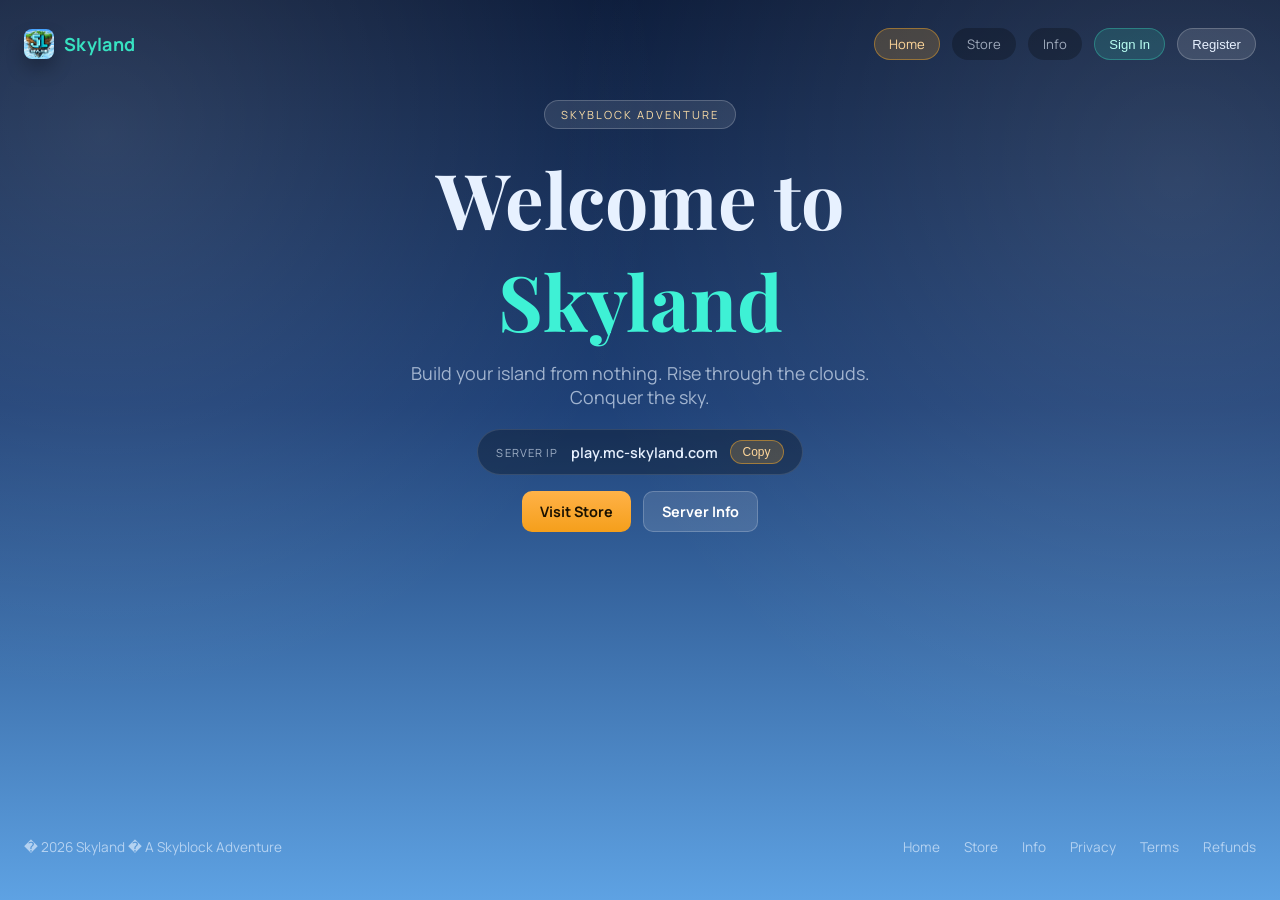
<file: index.html>
<!doctype html>
<html lang="en">
  <head>
    <meta charset="utf-8" />
    <meta name="viewport" content="width=device-width, initial-scale=1" />
    <title>Skyland</title>
    <meta name="description" content="Skyland is a skyblock adventure server. Build your island, climb tiers, and join a welcoming community." />
    <meta name="theme-color" content="#0c1c3b" />
    <link rel="canonical" href="https://mc-skyland.com/" />
    <meta property="og:title" content="Skyland" />
    <meta property="og:description" content="Build your island from nothing. Rise through the clouds. Conquer the sky." />
    <meta property="og:image" content="https://mc-skyland.com/assets/skyland-logo.png" />
    <meta property="og:type" content="website" />
    <meta name="twitter:card" content="summary_large_image" />
    <link rel="icon" type="image/png" href="assets/skyland-logo.png" />
    <link rel="apple-touch-icon" href="assets/skyland-logo.png" />
    <link rel="stylesheet" href="styles.css" />
    <link rel="preconnect" href="https://fonts.googleapis.com" />
    <link rel="preconnect" href="https://fonts.gstatic.com" crossorigin />
    <link
      href="https://fonts.googleapis.com/css2?family=Playfair+Display:wght@600;700&family=Manrope:wght@400;500;600;700&display=swap"
      rel="stylesheet"
    />
  </head>
  <body>
    <div class="page" id="home">
      <header class="topbar">
        <div class="brand">
          <img class="brand-logo" src="assets/skyland-logo.png" alt="Skyland logo" />
          <span class="brand-name">Skyland</span>
        </div>
        <nav class="nav">
          <a class="nav-pill is-active" href="index.html">Home</a>
          <a class="nav-pill" href="store.html">Store</a>
          <a class="nav-pill" href="info.html">Info</a>
          <button class="nav-pill nav-signin" id="signin-button" type="button">Sign In</button>
          <button class="nav-pill nav-register" id="register-button" type="button">Register</button>
          <div class="account-menu is-hidden" id="account-menu">
            <button class="nav-pill nav-account" id="account-button" type="button" aria-haspopup="true" aria-expanded="false">
              <span id="account-label">Account ?</span>
            </button>
            <div class="account-dropdown" id="account-dropdown">
              <div class="account-row">
                Signed in as
                <span class="account-name" id="account-name">Unknown</span>
              </div>
              <button class="account-signout" id="signout-button" type="button">Sign out</button>
            </div>
          </div>
        </nav>
      </header>

      <main>
        <section class="hero">
          <span class="section-pill">SKYBLOCK ADVENTURE</span>
          <h1 class="hero-title">Welcome to<br /><span>Skyland</span></h1>
          <p class="hero-subtitle">
            Build your island from nothing. Rise through the clouds.<br />
            Conquer the sky.
          </p>
          <div class="ip-pill">
            <span class="ip-label">SERVER IP</span>
            <span class="ip-value" id="server-ip">play.mc-skyland.com</span>
            <button class="ip-copy" id="copy-ip" aria-label="Copy server IP">Copy</button>
          </div>
          <div class="hero-actions">
            <a class="btn btn-primary" href="store.html">Visit Store</a>
            <a class="btn btn-secondary" href="info.html">Server Info</a>
          </div>
        </section>
</main>

      <footer class="footer">
        <div>� 2026 Skyland � A Skyblock Adventure</div>
        <div class="footer-links">
          <a href="index.html">Home</a>
          <a href="store.html">Store</a>
          <a href="info.html">Info</a>
          <a href="privacy.html">Privacy</a>
          <a href="terms.html">Terms</a>
          <a href="refunds.html">Refunds</a>
        </div>
      </footer>
    </div>

    <div class="signin-modal" id="signin-modal" aria-hidden="true" role="dialog" aria-modal="true">
      <div class="signin-card">
        <div class="signin-header">
          <h3>Sign In</h3>
          <button class="signin-close" id="signin-close" type="button" aria-label="Close sign in">�</button>
        </div>
        <p class="signin-subtitle">Sign in with the email and password you registered with.</p>
        <label class="signin-field">
          <span>Email</span>
          <input id="signin-email" class="signin-input" type="email" autocomplete="off" placeholder="you@example.com" />
        </label>
        <label class="signin-field">
          <span>Password</span>
          <input id="signin-password" class="signin-input" type="password" autocomplete="off" placeholder="Your password" />
        </label>
        <button class="btn btn-primary" id="signin-submit" type="button">Sign In</button>
        <button class="btn btn-secondary" id="signin-to-register" type="button">Register</button>
        <div class="signin-status" id="signin-status"></div>
      </div>
    </div>

    <div class="signin-modal" id="register-modal" aria-hidden="true" role="dialog" aria-modal="true">
      <div class="signin-card">
        <div class="signin-header">
          <h3>Register</h3>
          <button class="signin-close" id="register-close" type="button" aria-label="Close register">�</button>
        </div>
        <p class="signin-subtitle">Run <strong>/link</strong> in game, then paste the code below.</p>
        <label class="signin-field">
          <span>Minecraft Username</span>
          <input id="register-username" class="signin-input" type="text" autocomplete="off" placeholder="Your IGN" />
        </label>
        <label class="signin-field">
          <span>Email</span>
          <input id="register-email" class="signin-input" type="email" autocomplete="off" placeholder="you@example.com" />
        </label>
        <label class="signin-field">
          <span>Password</span>
          <input id="register-password" class="signin-input" type="password" autocomplete="off" placeholder="Create a password" />
        </label>
        <label class="signin-field">
          <span>Link Code (from /link)</span>
          <input id="register-code" class="signin-input" type="text" autocomplete="off" placeholder="Enter code" />
        </label>
        <div class="field-hint">8 characters (A-Z / 0-9)</div>
        <button class="btn btn-primary" id="register-submit" type="button">Register</button>
        <div class="signin-status" id="register-status"></div>
      </div>
    </div>

    <script>
      const COPY_IP = "play.mc-skyland.com";
      const copyButton = document.getElementById("copy-ip");

      function flashCopied(button) {
        if (!button) {
          return;
        }
        const original = button.textContent;
        button.textContent = "Copied!";
        setTimeout(() => {
          button.textContent = original;
        }, 1500);
      }

      function fallbackCopyText(text) {
        let success = false;
        try {
          const textarea = document.createElement("textarea");
          textarea.value = text;
          textarea.setAttribute("readonly", "");
          textarea.style.position = "fixed";
          textarea.style.top = "-1000px";
          textarea.style.opacity = "0";
          document.body.appendChild(textarea);
          textarea.select();
          success = document.execCommand("copy");
          document.body.removeChild(textarea);
        } catch (error) {
          success = false;
        }
        if (!success) {
          window.prompt("Copy this IP:", text);
        }
        return success;
      }

      if (copyButton) {
        copyButton.addEventListener("click", () => {
          if (navigator.clipboard && window.isSecureContext) {
            navigator.clipboard
              .writeText(COPY_IP)
              .then(() => flashCopied(copyButton))
              .catch(() => {
                fallbackCopyText(COPY_IP);
                flashCopied(copyButton);
              });
          } else {
            fallbackCopyText(COPY_IP);
            flashCopied(copyButton);
          }
        });
      }

                  const API_BASE = "https://skyland-website.simonb777730.workers.dev";
      const AUTH_LOGIN_URL = API_BASE + "/skyland-auth/login";
      const AUTH_REGISTER_URL = API_BASE + "/skyland-auth/register";
      const signinButton = document.getElementById("signin-button");
      const registerButton = document.getElementById("register-button");
      const accountMenu = document.getElementById("account-menu");
      const accountButton = document.getElementById("account-button");
      const accountDropdown = document.getElementById("account-dropdown");
      const accountName = document.getElementById("account-name");
      const signoutButton = document.getElementById("signout-button");
      const signinModal = document.getElementById("signin-modal");
      const registerModal = document.getElementById("register-modal");
      const signinClose = document.getElementById("signin-close");
      const registerClose = document.getElementById("register-close");
      const signinSubmit = document.getElementById("signin-submit");
      const signinToRegister = document.getElementById("signin-to-register");
      const registerSubmit = document.getElementById("register-submit");
      const signinStatus = document.getElementById("signin-status");
      const registerStatus = document.getElementById("register-status");
      const signinEmail = document.getElementById("signin-email");
      const signinPassword = document.getElementById("signin-password");
      const registerUsername = document.getElementById("register-username");
      const registerEmail = document.getElementById("register-email");
      const registerPassword = document.getElementById("register-password");
      const registerCode = document.getElementById("register-code");
      const emailPattern = /^[^\s@]+@[^\s@]+\.[^\s@]+$/i;
      const linkCodePattern = /^[A-Z0-9]{8}$/i;

      function loadAuth() {
        const raw = localStorage.getItem("skylandAuthUser");
        if (!raw) {
          return null;
        }
        try {
          return JSON.parse(raw);
        } catch (error) {
          return null;
        }
      }

      async function readJsonSafe(response) {
        try {
          return await response.json();
        } catch (error) {
          return null;
        }
      }

      function setSignedInUi() {
        const auth = loadAuth();
        if (auth && auth.username) {
          signinButton.classList.add("is-hidden");
          registerButton.classList.add("is-hidden");
          accountMenu.classList.remove("is-hidden");
          accountName.textContent = auth.username;
          document.getElementById("account-label").textContent = `${auth.username} ?`;
        } else {
          signinButton.classList.remove("is-hidden");
          registerButton.classList.remove("is-hidden");
          accountMenu.classList.add("is-hidden");
          accountName.textContent = "Unknown";
          document.getElementById("account-label").textContent = "Account ?";
        }
      }

      function openSignin() {
        closeRegister();
        signinModal.classList.add("is-open");
        signinModal.setAttribute("aria-hidden", "false");
        const auth = loadAuth();
        signinStatus.textContent = auth && auth.username
          ? `You are already signed in as ${auth.username}.`
          : "";
        signinEmail.focus();
      }

      function closeSignin() {
        signinModal.classList.remove("is-open");
        signinModal.setAttribute("aria-hidden", "true");
      }

      function openRegister() {
        closeSignin();
        registerModal.classList.add("is-open");
        registerModal.setAttribute("aria-hidden", "false");
        const auth = loadAuth();
        registerStatus.textContent = auth && auth.username
          ? `You are already signed in as ${auth.username}. Registering will replace this session.`
          : "";
        registerUsername.focus();
      }

      function closeRegister() {
        registerModal.classList.remove("is-open");
        registerModal.setAttribute("aria-hidden", "true");
      }

      signinButton.addEventListener("click", openSignin);
      if (registerButton) {
        registerButton.addEventListener("click", openRegister);
      }
      signinClose.addEventListener("click", closeSignin);
      registerClose.addEventListener("click", closeRegister);
      if (signinToRegister) {
        signinToRegister.addEventListener("click", openRegister);
      }
      signinModal.addEventListener("click", (event) => {
        if (event.target === signinModal) {
          closeSignin();
        }
      });
      registerModal.addEventListener("click", (event) => {
        if (event.target === registerModal) {
          closeRegister();
        }
      });
      document.addEventListener("keydown", (event) => {
        if (event.key === "Escape") {
          closeSignin();
          closeRegister();
          accountDropdown.classList.remove("is-open");
          accountButton.setAttribute("aria-expanded", "false");
        }
      });
      accountButton.addEventListener("click", (event) => {
        event.stopPropagation();
        const isOpen = accountDropdown.classList.toggle("is-open");
        accountButton.setAttribute("aria-expanded", isOpen ? "true" : "false");
      });
      document.addEventListener("click", () => {
        accountDropdown.classList.remove("is-open");
        accountButton.setAttribute("aria-expanded", "false");
      });
      signoutButton.addEventListener("click", () => {
        localStorage.removeItem("skylandAuthUser");
        accountDropdown.classList.remove("is-open");
        accountButton.setAttribute("aria-expanded", "false");
        setSignedInUi();
      });

      registerSubmit.addEventListener("click", async () => {
        const username = registerUsername.value.trim();
        const email = registerEmail.value.trim();
        const password = registerPassword.value.trim();
        const code = registerCode.value.trim().toUpperCase();
        registerStatus.textContent = "";
        if (!username || !email || !password || !code) {
          registerStatus.textContent = "Enter username, email, password, and your /link code.";
          return;
        }
        if (!emailPattern.test(email)) {
          registerStatus.textContent = "Enter a valid email address.";
          return;
        }
        if (!linkCodePattern.test(code)) {
          registerStatus.textContent = "Link code must be 8 characters (A-Z / 0-9).";
          return;
        }
        registerSubmit.disabled = true;
        registerSubmit.textContent = "Registering...";
        try {
          const response = await fetch(AUTH_REGISTER_URL, {
            method: "POST",
            headers: { "Content-Type": "application/json" },
            body: JSON.stringify({ username, email, password, code })
          });
          const data = await readJsonSafe(response);
          if (!response.ok) {
            throw new Error((data && data.error) || `Could not register (HTTP ${response.status}).`);
          }
          if (!data) {
            throw new Error("Registration failed: empty response.");
          }
          localStorage.setItem("skylandAuthUser", JSON.stringify({
            username: data.username,
            uuid: data.uuid,
            authCode: data.authCode
          }));
          setSignedInUi();
          registerStatus.textContent = "Account linked!";
          setTimeout(closeRegister, 900);
        } catch (error) {
          registerStatus.textContent = error.message;
        } finally {
          registerSubmit.disabled = false;
          registerSubmit.textContent = "Register";
        }
      });

      signinSubmit.addEventListener("click", async () => {
        const email = signinEmail.value.trim();
        const password = signinPassword.value.trim();
        signinStatus.textContent = "";
        if (!email || !password) {
          signinStatus.textContent = "Enter your email and password.";
          return;
        }
        if (!emailPattern.test(email)) {
          signinStatus.textContent = "Enter a valid email address.";
          return;
        }
        signinSubmit.disabled = true;
        signinSubmit.textContent = "Signing in...";
        try {
          const response = await fetch(AUTH_LOGIN_URL, {
            method: "POST",
            headers: { "Content-Type": "application/json" },
            body: JSON.stringify({ email, password })
          });
          const data = await readJsonSafe(response);
          if (!response.ok) {
            throw new Error((data && data.error) || `Wrong email or password.`);
          }
          if (!data) {
            throw new Error("Wrong email or password.");
          }
          localStorage.setItem("skylandAuthUser", JSON.stringify({
            username: data.username,
            uuid: data.uuid,
            authCode: data.authCode
          }));
          setSignedInUi();
          signinStatus.textContent = "Account linked!";
          setTimeout(closeSignin, 900);
        } catch (error) {
          signinStatus.textContent = "Wrong email or password.";
        } finally {
          signinSubmit.disabled = false;
          signinSubmit.textContent = "Sign In";
        }
      });

      setSignedInUi();
    </script>
  </body>
</html>
</file>
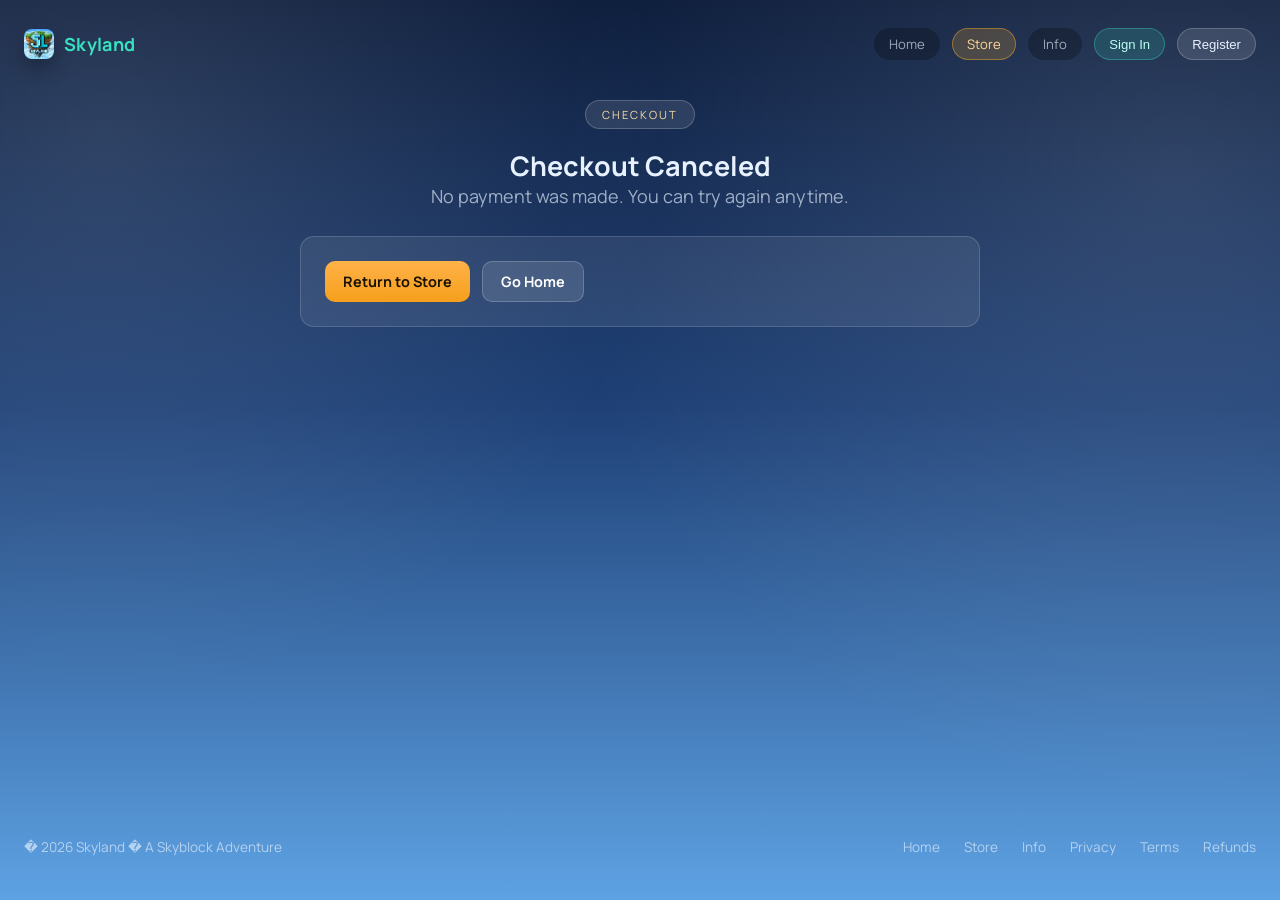
<file: checkout-cancel.html>
<!doctype html>
<html lang="en">
  <head>
    <meta charset="utf-8" />
    <meta name="viewport" content="width=device-width, initial-scale=1" />
    <title>Skyland Checkout Canceled</title>
    <meta name="description" content="Your Skyland checkout was canceled. No payment was made." />
    <meta name="theme-color" content="#0c1c3b" />
    <link rel="canonical" href="https://mc-skyland.com/checkout-cancel.html" />
    <meta property="og:title" content="Skyland Checkout Canceled" />
    <meta property="og:description" content="Your Skyland checkout was canceled. No payment was made." />
    <meta property="og:image" content="https://mc-skyland.com/assets/skyland-logo.png" />
    <meta property="og:type" content="website" />
    <meta property="og:url" content="https://mc-skyland.com/checkout-cancel.html" />
    <meta name="twitter:card" content="summary_large_image" />
    <link rel="icon" type="image/png" href="assets/skyland-logo.png" />
    <link rel="apple-touch-icon" href="assets/skyland-logo.png" />
    <link rel="stylesheet" href="styles.css" />
    <link rel="preconnect" href="https://fonts.googleapis.com" />
    <link rel="preconnect" href="https://fonts.gstatic.com" crossorigin />
    <link
      href="https://fonts.googleapis.com/css2?family=Playfair+Display:wght@600;700&family=Manrope:wght@400;500;600;700&display=swap"
      rel="stylesheet"
    />
  </head>
  <body>
    <div class="page" id="checkout-cancel">
      <header class="topbar">
        <div class="brand">
          <img class="brand-logo" src="assets/skyland-logo.png" alt="Skyland logo" />
          <span class="brand-name">Skyland</span>
        </div>
        <nav class="nav">
          <a class="nav-pill" href="index.html">Home</a>
          <a class="nav-pill is-active" href="store.html">Store</a>
          <a class="nav-pill" href="info.html">Info</a>
          <button class="nav-pill nav-signin" id="signin-button" type="button">Sign In</button>
          <button class="nav-pill nav-register" id="register-button" type="button">Register</button>
          <div class="account-menu is-hidden" id="account-menu">
            <button class="nav-pill nav-account" id="account-button" type="button" aria-haspopup="true" aria-expanded="false">
              <span id="account-label">Account ?</span>
            </button>
            <div class="account-dropdown" id="account-dropdown">
              <div class="account-row">
                Signed in as
                <span class="account-name" id="account-name">Unknown</span>
              </div>
              <button class="account-signout" id="signout-button" type="button">Sign out</button>
            </div>
          </div>
        </nav>
      </header>

      <main>
        <section class="checkout">
          <span class="section-pill">CHECKOUT</span>
          <h2>Checkout Canceled</h2>
          <p class="section-subtitle">No payment was made. You can try again anytime.</p>

          <div class="checkout-card">
            <div class="checkout-actions">
              <a class="btn btn-primary" href="store.html">Return to Store</a>
              <a class="btn btn-secondary" href="index.html">Go Home</a>
            </div>
          </div>
        </section>
      </main>

      <footer class="footer">
        <div>� 2026 Skyland � A Skyblock Adventure</div>
        <div class="footer-links">
          <a href="index.html">Home</a>
          <a href="store.html">Store</a>
          <a href="info.html">Info</a>
          <a href="privacy.html">Privacy</a>
          <a href="terms.html">Terms</a>
          <a href="refunds.html">Refunds</a>
        </div>
      </footer>
    </div>

    <div class="signin-modal" id="signin-modal" aria-hidden="true" role="dialog" aria-modal="true">
      <div class="signin-card">
        <div class="signin-header">
          <h3>Sign In</h3>
          <button class="signin-close" id="signin-close" type="button" aria-label="Close sign in">�</button>
        </div>
        <p class="signin-subtitle">Sign in with the email and password you registered with.</p>
        <label class="signin-field">
          <span>Email</span>
          <input id="signin-email" class="signin-input" type="email" autocomplete="off" placeholder="you@example.com" />
        </label>
        <label class="signin-field">
          <span>Password</span>
          <input id="signin-password" class="signin-input" type="password" autocomplete="off" placeholder="Your password" />
        </label>
        <button class="btn btn-primary" id="signin-submit" type="button">Sign In</button>
        <button class="btn btn-secondary" id="signin-to-register" type="button">Register</button>
        <div class="signin-status" id="signin-status"></div>
      </div>
    </div>

    <div class="signin-modal" id="register-modal" aria-hidden="true" role="dialog" aria-modal="true">
      <div class="signin-card">
        <div class="signin-header">
          <h3>Register</h3>
          <button class="signin-close" id="register-close" type="button" aria-label="Close register">�</button>
        </div>
        <p class="signin-subtitle">Run <strong>/link</strong> in game, then paste the code below.</p>
        <label class="signin-field">
          <span>Minecraft Username</span>
          <input id="register-username" class="signin-input" type="text" autocomplete="off" placeholder="Your IGN" />
        </label>
        <label class="signin-field">
          <span>Email</span>
          <input id="register-email" class="signin-input" type="email" autocomplete="off" placeholder="you@example.com" />
        </label>
        <label class="signin-field">
          <span>Password</span>
          <input id="register-password" class="signin-input" type="password" autocomplete="off" placeholder="Create a password" />
        </label>
        <label class="signin-field">
          <span>Link Code (from /link)</span>
          <input id="register-code" class="signin-input" type="text" autocomplete="off" placeholder="Enter code" />
        </label>
        <div class="field-hint">8 characters (A-Z / 0-9)</div>
        <button class="btn btn-primary" id="register-submit" type="button">Register</button>
        <div class="signin-status" id="register-status"></div>
      </div>
    </div>

    <script>
            const API_BASE = "https://skyland-website.simonb777730.workers.dev";
      const AUTH_LOGIN_URL = API_BASE + "/skyland-auth/login";
      const AUTH_REGISTER_URL = API_BASE + "/skyland-auth/register";
      const signinButton = document.getElementById("signin-button");
      const registerButton = document.getElementById("register-button");
      const accountMenu = document.getElementById("account-menu");
      const accountButton = document.getElementById("account-button");
      const accountDropdown = document.getElementById("account-dropdown");
      const accountName = document.getElementById("account-name");
      const signoutButton = document.getElementById("signout-button");
      const signinModal = document.getElementById("signin-modal");
      const registerModal = document.getElementById("register-modal");
      const signinClose = document.getElementById("signin-close");
      const registerClose = document.getElementById("register-close");
      const signinSubmit = document.getElementById("signin-submit");
      const signinToRegister = document.getElementById("signin-to-register");
      const registerSubmit = document.getElementById("register-submit");
      const signinStatus = document.getElementById("signin-status");
      const registerStatus = document.getElementById("register-status");
      const signinEmail = document.getElementById("signin-email");
      const signinPassword = document.getElementById("signin-password");
      const registerUsername = document.getElementById("register-username");
      const registerEmail = document.getElementById("register-email");
      const registerPassword = document.getElementById("register-password");
      const registerCode = document.getElementById("register-code");
      const emailPattern = /^[^\s@]+@[^\s@]+\.[^\s@]+$/i;
      const linkCodePattern = /^[A-Z0-9]{8}$/i;

      function loadAuth() {
        const raw = localStorage.getItem("skylandAuthUser");
        if (!raw) {
          return null;
        }
        try {
          return JSON.parse(raw);
        } catch (error) {
          return null;
        }
      }

      async function readJsonSafe(response) {
        try {
          return await response.json();
        } catch (error) {
          return null;
        }
      }

      function setSignedInUi() {
        const auth = loadAuth();
        if (auth && auth.username) {
          signinButton.classList.add("is-hidden");
          registerButton.classList.add("is-hidden");
          accountMenu.classList.remove("is-hidden");
          accountName.textContent = auth.username;
          document.getElementById("account-label").textContent = `${auth.username} ?`;
        } else {
          signinButton.classList.remove("is-hidden");
          registerButton.classList.remove("is-hidden");
          accountMenu.classList.add("is-hidden");
          accountName.textContent = "Unknown";
          document.getElementById("account-label").textContent = "Account ?";
        }
      }

      function openSignin() {
        closeRegister();
        signinModal.classList.add("is-open");
        signinModal.setAttribute("aria-hidden", "false");
        const auth = loadAuth();
        signinStatus.textContent = auth && auth.username ? `You are already signed in as ${auth.username}.` : "";
        signinEmail.focus();
      }

      function closeSignin() {
        signinModal.classList.remove("is-open");
        signinModal.setAttribute("aria-hidden", "true");
      }

      function openRegister() {
        closeSignin();
        registerModal.classList.add("is-open");
        registerModal.setAttribute("aria-hidden", "false");
        const auth = loadAuth();
        registerStatus.textContent = auth && auth.username
          ? `You are already signed in as ${auth.username}. Registering will replace this session.`
          : "";
        registerUsername.focus();
      }

      function closeRegister() {
        registerModal.classList.remove("is-open");
        registerModal.setAttribute("aria-hidden", "true");
      }

      signinButton.addEventListener("click", openSignin);
      registerButton.addEventListener("click", openRegister);
      signinClose.addEventListener("click", closeSignin);
      registerClose.addEventListener("click", closeRegister);
      if (signinToRegister) {
        signinToRegister.addEventListener("click", openRegister);
      }
      signinModal.addEventListener("click", (event) => {
        if (event.target === signinModal) {
          closeSignin();
        }
      });
      registerModal.addEventListener("click", (event) => {
        if (event.target === registerModal) {
          closeRegister();
        }
      });
      document.addEventListener("keydown", (event) => {
        if (event.key === "Escape") {
          closeSignin();
          closeRegister();
          accountDropdown.classList.remove("is-open");
          accountButton.setAttribute("aria-expanded", "false");
        }
      });
      accountButton.addEventListener("click", (event) => {
        event.stopPropagation();
        const isOpen = accountDropdown.classList.toggle("is-open");
        accountButton.setAttribute("aria-expanded", isOpen ? "true" : "false");
      });
      document.addEventListener("click", () => {
        accountDropdown.classList.remove("is-open");
        accountButton.setAttribute("aria-expanded", "false");
      });
      signoutButton.addEventListener("click", () => {
        localStorage.removeItem("skylandAuthUser");
        accountDropdown.classList.remove("is-open");
        accountButton.setAttribute("aria-expanded", "false");
        setSignedInUi();
      });

      registerSubmit.addEventListener("click", async () => {
        const username = registerUsername.value.trim();
        const email = registerEmail.value.trim();
        const password = registerPassword.value.trim();
        const code = registerCode.value.trim().toUpperCase();
        registerStatus.textContent = "";
        if (!username || !email || !password || !code) {
          registerStatus.textContent = "Enter username, email, password, and your /link code.";
          return;
        }
        if (!emailPattern.test(email)) {
          registerStatus.textContent = "Enter a valid email address.";
          return;
        }
        if (!linkCodePattern.test(code)) {
          registerStatus.textContent = "Link code must be 8 characters (A-Z / 0-9).";
          return;
        }
        registerSubmit.disabled = true;
        registerSubmit.textContent = "Registering...";
        try {
          const response = await fetch(AUTH_REGISTER_URL, {
            method: "POST",
            headers: { "Content-Type": "application/json" },
            body: JSON.stringify({ username, email, password, code })
          });
          const data = await readJsonSafe(response);
          if (!response.ok) {
            throw new Error((data && data.error) || `Could not register (HTTP ${response.status}).`);
          }
          if (!data) {
            throw new Error("Registration failed: empty response.");
          }
          localStorage.setItem("skylandAuthUser", JSON.stringify({
            username: data.username,
            uuid: data.uuid,
            authCode: data.authCode
          }));
          setSignedInUi();
          registerStatus.textContent = "Account linked!";
          setTimeout(closeRegister, 900);
        } catch (error) {
          registerStatus.textContent = error.message;
        } finally {
          registerSubmit.disabled = false;
          registerSubmit.textContent = "Register";
        }
      });

      signinSubmit.addEventListener("click", async () => {
        const email = signinEmail.value.trim();
        const password = signinPassword.value.trim();
        signinStatus.textContent = "";
        if (!email || !password) {
          signinStatus.textContent = "Enter your email and password.";
          return;
        }
        if (!emailPattern.test(email)) {
          signinStatus.textContent = "Enter a valid email address.";
          return;
        }
        signinSubmit.disabled = true;
        signinSubmit.textContent = "Signing in...";
        try {
          const response = await fetch(AUTH_LOGIN_URL, {
            method: "POST",
            headers: { "Content-Type": "application/json" },
            body: JSON.stringify({ email, password })
          });
          const data = await readJsonSafe(response);
          if (!response.ok) {
            throw new Error("Wrong email or password.");
          }
          if (!data) {
            throw new Error("Wrong email or password.");
          }
          localStorage.setItem("skylandAuthUser", JSON.stringify({
            username: data.username,
            uuid: data.uuid,
            authCode: data.authCode
          }));
          setSignedInUi();
          signinStatus.textContent = "Account linked!";
          setTimeout(closeSignin, 900);
        } catch (error) {
          signinStatus.textContent = "Wrong email or password.";
        } finally {
          signinSubmit.disabled = false;
          signinSubmit.textContent = "Sign In";
        }
      });

      setSignedInUi();
    </script>
  </body>
</html>
</file>
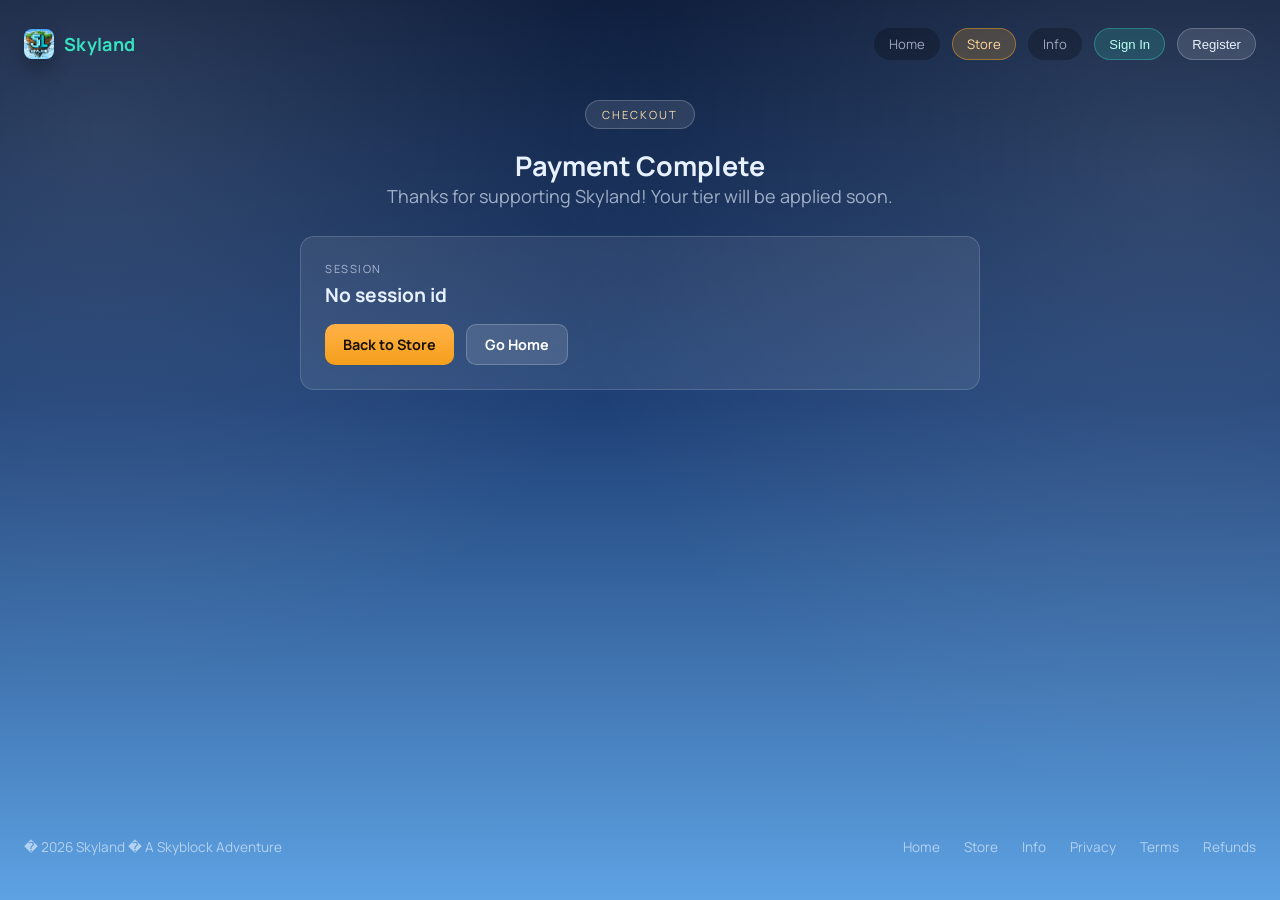
<file: checkout-success.html>
<!doctype html>
<html lang="en">
  <head>
    <meta charset="utf-8" />
    <meta name="viewport" content="width=device-width, initial-scale=1" />
    <title>Skyland Checkout Complete</title>
    <meta name="description" content="Your Skyland tier payment was completed successfully." />
    <meta name="theme-color" content="#0c1c3b" />
    <link rel="canonical" href="https://mc-skyland.com/checkout-success.html" />
    <meta property="og:title" content="Skyland Checkout Complete" />
    <meta property="og:description" content="Your Skyland tier payment was completed successfully." />
    <meta property="og:image" content="https://mc-skyland.com/assets/skyland-logo.png" />
    <meta property="og:type" content="website" />
    <meta property="og:url" content="https://mc-skyland.com/checkout-success.html" />
    <meta name="twitter:card" content="summary_large_image" />
    <link rel="icon" type="image/png" href="assets/skyland-logo.png" />
    <link rel="apple-touch-icon" href="assets/skyland-logo.png" />
    <link rel="stylesheet" href="styles.css" />
    <link rel="preconnect" href="https://fonts.googleapis.com" />
    <link rel="preconnect" href="https://fonts.gstatic.com" crossorigin />
    <link
      href="https://fonts.googleapis.com/css2?family=Playfair+Display:wght@600;700&family=Manrope:wght@400;500;600;700&display=swap"
      rel="stylesheet"
    />
  </head>
  <body>
    <div class="page" id="checkout-success">
      <header class="topbar">
        <div class="brand">
          <img class="brand-logo" src="assets/skyland-logo.png" alt="Skyland logo" />
          <span class="brand-name">Skyland</span>
        </div>
        <nav class="nav">
          <a class="nav-pill" href="index.html">Home</a>
          <a class="nav-pill is-active" href="store.html">Store</a>
          <a class="nav-pill" href="info.html">Info</a>
          <button class="nav-pill nav-signin" id="signin-button" type="button">Sign In</button>
          <button class="nav-pill nav-register" id="register-button" type="button">Register</button>
          <div class="account-menu is-hidden" id="account-menu">
            <button class="nav-pill nav-account" id="account-button" type="button" aria-haspopup="true" aria-expanded="false">
              <span id="account-label">Account ?</span>
            </button>
            <div class="account-dropdown" id="account-dropdown">
              <div class="account-row">
                Signed in as
                <span class="account-name" id="account-name">Unknown</span>
              </div>
              <button class="account-signout" id="signout-button" type="button">Sign out</button>
            </div>
          </div>
        </nav>
      </header>

      <main>
        <section class="checkout">
          <span class="section-pill">CHECKOUT</span>
          <h2>Payment Complete</h2>
          <p class="section-subtitle">Thanks for supporting Skyland! Your tier will be applied soon.</p>

          <div class="checkout-card">
            <div class="checkout-row">
              <div>
                <div class="checkout-label">Session</div>
                <div class="checkout-tier" id="session-id">Processing...</div>
              </div>
            </div>

            <div class="checkout-actions">
              <a class="btn btn-primary" href="store.html">Back to Store</a>
              <a class="btn btn-secondary" href="index.html">Go Home</a>
            </div>
          </div>
        </section>
      </main>

      <footer class="footer">
        <div>� 2026 Skyland � A Skyblock Adventure</div>
        <div class="footer-links">
          <a href="index.html">Home</a>
          <a href="store.html">Store</a>
          <a href="info.html">Info</a>
          <a href="privacy.html">Privacy</a>
          <a href="terms.html">Terms</a>
          <a href="refunds.html">Refunds</a>
        </div>
      </footer>
    </div>

    <div class="signin-modal" id="signin-modal" aria-hidden="true" role="dialog" aria-modal="true">
      <div class="signin-card">
        <div class="signin-header">
          <h3>Sign In</h3>
          <button class="signin-close" id="signin-close" type="button" aria-label="Close sign in">�</button>
        </div>
        <p class="signin-subtitle">Sign in with the email and password you registered with.</p>
        <label class="signin-field">
          <span>Email</span>
          <input id="signin-email" class="signin-input" type="email" autocomplete="off" placeholder="you@example.com" />
        </label>
        <label class="signin-field">
          <span>Password</span>
          <input id="signin-password" class="signin-input" type="password" autocomplete="off" placeholder="Your password" />
        </label>
        <button class="btn btn-primary" id="signin-submit" type="button">Sign In</button>
        <button class="btn btn-secondary" id="signin-to-register" type="button">Register</button>
        <div class="signin-status" id="signin-status"></div>
      </div>
    </div>

    <div class="signin-modal" id="register-modal" aria-hidden="true" role="dialog" aria-modal="true">
      <div class="signin-card">
        <div class="signin-header">
          <h3>Register</h3>
          <button class="signin-close" id="register-close" type="button" aria-label="Close register">�</button>
        </div>
        <p class="signin-subtitle">Run <strong>/link</strong> in game, then paste the code below.</p>
        <label class="signin-field">
          <span>Minecraft Username</span>
          <input id="register-username" class="signin-input" type="text" autocomplete="off" placeholder="Your IGN" />
        </label>
        <label class="signin-field">
          <span>Email</span>
          <input id="register-email" class="signin-input" type="email" autocomplete="off" placeholder="you@example.com" />
        </label>
        <label class="signin-field">
          <span>Password</span>
          <input id="register-password" class="signin-input" type="password" autocomplete="off" placeholder="Create a password" />
        </label>
        <label class="signin-field">
          <span>Link Code (from /link)</span>
          <input id="register-code" class="signin-input" type="text" autocomplete="off" placeholder="Enter code" />
        </label>
        <div class="field-hint">8 characters (A-Z / 0-9)</div>
        <button class="btn btn-primary" id="register-submit" type="button">Register</button>
        <div class="signin-status" id="register-status"></div>
      </div>
    </div>

    <script>
      const params = new URLSearchParams(window.location.search);
      const sessionId = params.get("session_id");
      const sessionEl = document.getElementById("session-id");
      sessionEl.textContent = sessionId ? sessionId : "No session id";

            const API_BASE = "https://skyland-website.simonb777730.workers.dev";
      const AUTH_LOGIN_URL = API_BASE + "/skyland-auth/login";
      const AUTH_REGISTER_URL = API_BASE + "/skyland-auth/register";
      const signinButton = document.getElementById("signin-button");
      const registerButton = document.getElementById("register-button");
      const accountMenu = document.getElementById("account-menu");
      const accountButton = document.getElementById("account-button");
      const accountDropdown = document.getElementById("account-dropdown");
      const accountName = document.getElementById("account-name");
      const signoutButton = document.getElementById("signout-button");
      const signinModal = document.getElementById("signin-modal");
      const registerModal = document.getElementById("register-modal");
      const signinClose = document.getElementById("signin-close");
      const registerClose = document.getElementById("register-close");
      const signinSubmit = document.getElementById("signin-submit");
      const signinToRegister = document.getElementById("signin-to-register");
      const registerSubmit = document.getElementById("register-submit");
      const signinStatus = document.getElementById("signin-status");
      const registerStatus = document.getElementById("register-status");
      const signinEmail = document.getElementById("signin-email");
      const signinPassword = document.getElementById("signin-password");
      const registerUsername = document.getElementById("register-username");
      const registerEmail = document.getElementById("register-email");
      const registerPassword = document.getElementById("register-password");
      const registerCode = document.getElementById("register-code");
      const emailPattern = /^[^\s@]+@[^\s@]+\.[^\s@]+$/i;
      const linkCodePattern = /^[A-Z0-9]{8}$/i;

      function loadAuth() {
        const raw = localStorage.getItem("skylandAuthUser");
        if (!raw) {
          return null;
        }
        try {
          return JSON.parse(raw);
        } catch (error) {
          return null;
        }
      }

      async function readJsonSafe(response) {
        try {
          return await response.json();
        } catch (error) {
          return null;
        }
      }

      function setSignedInUi() {
        const auth = loadAuth();
        if (auth && auth.username) {
          signinButton.classList.add("is-hidden");
          registerButton.classList.add("is-hidden");
          accountMenu.classList.remove("is-hidden");
          accountName.textContent = auth.username;
          document.getElementById("account-label").textContent = `${auth.username} ?`;
        } else {
          signinButton.classList.remove("is-hidden");
          registerButton.classList.remove("is-hidden");
          accountMenu.classList.add("is-hidden");
          accountName.textContent = "Unknown";
          document.getElementById("account-label").textContent = "Account ?";
        }
      }

      function openSignin() {
        closeRegister();
        signinModal.classList.add("is-open");
        signinModal.setAttribute("aria-hidden", "false");
        const auth = loadAuth();
        signinStatus.textContent = auth && auth.username ? `You are already signed in as ${auth.username}.` : "";
        signinEmail.focus();
      }

      function closeSignin() {
        signinModal.classList.remove("is-open");
        signinModal.setAttribute("aria-hidden", "true");
      }

      function openRegister() {
        closeSignin();
        registerModal.classList.add("is-open");
        registerModal.setAttribute("aria-hidden", "false");
        const auth = loadAuth();
        registerStatus.textContent = auth && auth.username
          ? `You are already signed in as ${auth.username}. Registering will replace this session.`
          : "";
        registerUsername.focus();
      }

      function closeRegister() {
        registerModal.classList.remove("is-open");
        registerModal.setAttribute("aria-hidden", "true");
      }

      signinButton.addEventListener("click", openSignin);
      registerButton.addEventListener("click", openRegister);
      signinClose.addEventListener("click", closeSignin);
      registerClose.addEventListener("click", closeRegister);
      if (signinToRegister) {
        signinToRegister.addEventListener("click", openRegister);
      }
      signinModal.addEventListener("click", (event) => {
        if (event.target === signinModal) {
          closeSignin();
        }
      });
      registerModal.addEventListener("click", (event) => {
        if (event.target === registerModal) {
          closeRegister();
        }
      });
      document.addEventListener("keydown", (event) => {
        if (event.key === "Escape") {
          closeSignin();
          closeRegister();
          accountDropdown.classList.remove("is-open");
          accountButton.setAttribute("aria-expanded", "false");
        }
      });
      accountButton.addEventListener("click", (event) => {
        event.stopPropagation();
        const isOpen = accountDropdown.classList.toggle("is-open");
        accountButton.setAttribute("aria-expanded", isOpen ? "true" : "false");
      });
      document.addEventListener("click", () => {
        accountDropdown.classList.remove("is-open");
        accountButton.setAttribute("aria-expanded", "false");
      });
      signoutButton.addEventListener("click", () => {
        localStorage.removeItem("skylandAuthUser");
        accountDropdown.classList.remove("is-open");
        accountButton.setAttribute("aria-expanded", "false");
        setSignedInUi();
      });

      registerSubmit.addEventListener("click", async () => {
        const username = registerUsername.value.trim();
        const email = registerEmail.value.trim();
        const password = registerPassword.value.trim();
        const code = registerCode.value.trim().toUpperCase();
        registerStatus.textContent = "";
        if (!username || !email || !password || !code) {
          registerStatus.textContent = "Enter username, email, password, and your /link code.";
          return;
        }
        if (!emailPattern.test(email)) {
          registerStatus.textContent = "Enter a valid email address.";
          return;
        }
        if (!linkCodePattern.test(code)) {
          registerStatus.textContent = "Link code must be 8 characters (A-Z / 0-9).";
          return;
        }
        registerSubmit.disabled = true;
        registerSubmit.textContent = "Registering...";
        try {
          const response = await fetch(AUTH_REGISTER_URL, {
            method: "POST",
            headers: { "Content-Type": "application/json" },
            body: JSON.stringify({ username, email, password, code })
          });
          const data = await readJsonSafe(response);
          if (!response.ok) {
            throw new Error((data && data.error) || `Could not register (HTTP ${response.status}).`);
          }
          if (!data) {
            throw new Error("Registration failed: empty response.");
          }
          localStorage.setItem("skylandAuthUser", JSON.stringify({
            username: data.username,
            uuid: data.uuid,
            authCode: data.authCode
          }));
          setSignedInUi();
          registerStatus.textContent = "Account linked!";
          setTimeout(closeRegister, 900);
        } catch (error) {
          registerStatus.textContent = error.message;
        } finally {
          registerSubmit.disabled = false;
          registerSubmit.textContent = "Register";
        }
      });

      signinSubmit.addEventListener("click", async () => {
        const email = signinEmail.value.trim();
        const password = signinPassword.value.trim();
        signinStatus.textContent = "";
        if (!email || !password) {
          signinStatus.textContent = "Enter your email and password.";
          return;
        }
        if (!emailPattern.test(email)) {
          signinStatus.textContent = "Enter a valid email address.";
          return;
        }
        signinSubmit.disabled = true;
        signinSubmit.textContent = "Signing in...";
        try {
          const response = await fetch(AUTH_LOGIN_URL, {
            method: "POST",
            headers: { "Content-Type": "application/json" },
            body: JSON.stringify({ email, password })
          });
          const data = await readJsonSafe(response);
          if (!response.ok) {
            throw new Error("Wrong email or password.");
          }
          if (!data) {
            throw new Error("Wrong email or password.");
          }
          localStorage.setItem("skylandAuthUser", JSON.stringify({
            username: data.username,
            uuid: data.uuid,
            authCode: data.authCode
          }));
          setSignedInUi();
          signinStatus.textContent = "Account linked!";
          setTimeout(closeSignin, 900);
        } catch (error) {
          signinStatus.textContent = "Wrong email or password.";
        } finally {
          signinSubmit.disabled = false;
          signinSubmit.textContent = "Sign In";
        }
      });

      setSignedInUi();
    </script>
  </body>
</html>
</file>
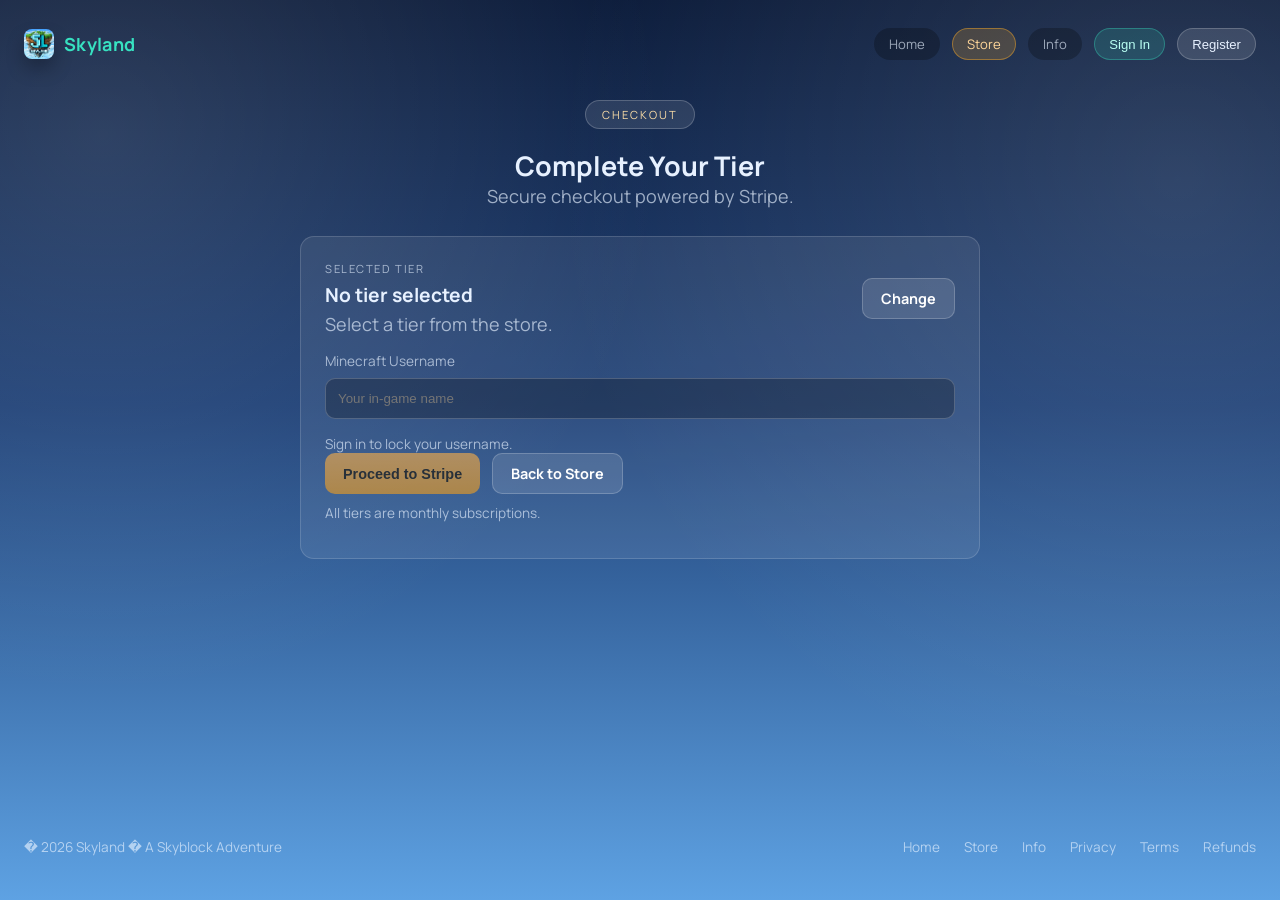
<file: checkout.html>
<!doctype html>
<html lang="en">
  <head>
    <meta charset="utf-8" />
    <meta name="viewport" content="width=device-width, initial-scale=1" />
    <title>Skyland Checkout</title>
    <meta name="description" content="Securely complete your Skyland tier subscription." />
    <meta name="theme-color" content="#0c1c3b" />
    <link rel="canonical" href="https://mc-skyland.com/checkout.html" />
    <meta property="og:title" content="Skyland Checkout" />
    <meta property="og:description" content="Securely complete your Skyland tier subscription." />
    <meta property="og:image" content="https://mc-skyland.com/assets/skyland-logo.png" />
    <meta property="og:type" content="website" />
    <meta property="og:url" content="https://mc-skyland.com/checkout.html" />
    <meta name="twitter:card" content="summary_large_image" />
    <link rel="icon" type="image/png" href="assets/skyland-logo.png" />
    <link rel="apple-touch-icon" href="assets/skyland-logo.png" />
    <link rel="stylesheet" href="styles.css" />
    <link rel="preconnect" href="https://fonts.googleapis.com" />
    <link rel="preconnect" href="https://fonts.gstatic.com" crossorigin />
    <link
      href="https://fonts.googleapis.com/css2?family=Playfair+Display:wght@600;700&family=Manrope:wght@400;500;600;700&display=swap"
      rel="stylesheet"
    />
  </head>
  <body>
    <div class="page" id="checkout">
      <header class="topbar">
        <div class="brand">
          <img class="brand-logo" src="assets/skyland-logo.png" alt="Skyland logo" />
          <span class="brand-name">Skyland</span>
        </div>
        <nav class="nav">
          <a class="nav-pill" href="index.html">Home</a>
          <a class="nav-pill is-active" href="store.html">Store</a>
          <a class="nav-pill" href="info.html">Info</a>
          <button class="nav-pill nav-signin" id="signin-button" type="button">Sign In</button>
          <button class="nav-pill nav-register" id="register-button" type="button">Register</button>
          <div class="account-menu is-hidden" id="account-menu">
            <button class="nav-pill nav-account" id="account-button" type="button" aria-haspopup="true" aria-expanded="false">
              <span id="account-label">Account ?</span>
            </button>
            <div class="account-dropdown" id="account-dropdown">
              <div class="account-row">
                Signed in as
                <span class="account-name" id="account-name">Unknown</span>
              </div>
              <button class="account-signout" id="signout-button" type="button">Sign out</button>
            </div>
          </div>
        </nav>
      </header>

      <main>
        <section class="checkout">
          <span class="section-pill">CHECKOUT</span>
          <h2>Complete Your Tier</h2>
          <p class="section-subtitle">Secure checkout powered by Stripe.</p>

          <div class="checkout-card">
            <div class="checkout-row">
              <div>
                <div class="checkout-label">Selected Tier</div>
                <div class="checkout-tier" id="checkout-tier">No tier selected</div>
                <div class="checkout-price" id="checkout-price">Select a tier from the store.</div>
              </div>
              <a class="btn btn-secondary" href="store.html">Change</a>
            </div>

            <label class="checkout-field">
              <span>Minecraft Username</span>
              <input
                id="checkout-username"
                class="checkout-input"
                type="text"
                placeholder="Your in-game name"
                autocomplete="off"
              />
            </label>
            <div class="checkout-hint" id="checkout-hint">Sign in to lock your username.</div>

            <div class="checkout-actions">
              <button class="btn btn-primary" id="checkout-submit">Proceed to Stripe</button>
              <a class="btn btn-secondary" href="store.html">Back to Store</a>
            </div>

            <p class="checkout-note">All tiers are monthly subscriptions.</p>
            <div class="checkout-error" id="checkout-error"></div>
          </div>
        </section>
      </main>

      <footer class="footer">
        <div>� 2026 Skyland � A Skyblock Adventure</div>
        <div class="footer-links">
          <a href="index.html">Home</a>
          <a href="store.html">Store</a>
          <a href="info.html">Info</a>
          <a href="privacy.html">Privacy</a>
          <a href="terms.html">Terms</a>
          <a href="refunds.html">Refunds</a>
        </div>
      </footer>
    </div>

    <div class="signin-modal" id="signin-modal" aria-hidden="true" role="dialog" aria-modal="true">
      <div class="signin-card">
        <div class="signin-header">
          <h3>Sign In</h3>
          <button class="signin-close" id="signin-close" type="button" aria-label="Close sign in">�</button>
        </div>
        <p class="signin-subtitle">Sign in with the email and password you registered with.</p>
        <label class="signin-field">
          <span>Email</span>
          <input id="signin-email" class="signin-input" type="email" autocomplete="off" placeholder="you@example.com" />
        </label>
        <label class="signin-field">
          <span>Password</span>
          <input id="signin-password" class="signin-input" type="password" autocomplete="off" placeholder="Your password" />
        </label>
        <button class="btn btn-primary" id="signin-submit" type="button">Sign In</button>
        <button class="btn btn-secondary" id="signin-to-register" type="button">Register</button>
        <div class="signin-status" id="signin-status"></div>
      </div>
    </div>

    <div class="signin-modal" id="register-modal" aria-hidden="true" role="dialog" aria-modal="true">
      <div class="signin-card">
        <div class="signin-header">
          <h3>Register</h3>
          <button class="signin-close" id="register-close" type="button" aria-label="Close register">�</button>
        </div>
        <p class="signin-subtitle">Run <strong>/link</strong> in game, then paste the code below.</p>
        <label class="signin-field">
          <span>Minecraft Username</span>
          <input id="register-username" class="signin-input" type="text" autocomplete="off" placeholder="Your IGN" />
        </label>
        <label class="signin-field">
          <span>Email</span>
          <input id="register-email" class="signin-input" type="email" autocomplete="off" placeholder="you@example.com" />
        </label>
        <label class="signin-field">
          <span>Password</span>
          <input id="register-password" class="signin-input" type="password" autocomplete="off" placeholder="Create a password" />
        </label>
        <label class="signin-field">
          <span>Link Code (from /link)</span>
          <input id="register-code" class="signin-input" type="text" autocomplete="off" placeholder="Enter code" />
        </label>
        <div class="field-hint">8 characters (A-Z / 0-9)</div>
        <button class="btn btn-primary" id="register-submit" type="button">Register</button>
        <div class="signin-status" id="register-status"></div>
      </div>
    </div>

    <script>
                  const API_BASE = "https://skyland-website.simonb777730.workers.dev";
      const CHECKOUT_URL = API_BASE + "/skyland-checkout";
      const tiers = {
        t2: { name: "Uncommon Tier", price: "$1 / month" },
        t3: { name: "Rare Tier", price: "$2 / month" },
        t4: { name: "Epic Tier", price: "$3 / month" },
        t5: { name: "Legendary Tier", price: "$4 / month" },
        t6: { name: "Mythic Tier", price: "$5 / month" },
        t7: { name: "Devine Tier", price: "$6 / month" }
      };

      const tierText = document.getElementById("checkout-tier");
      const priceText = document.getElementById("checkout-price");
      const errorBox = document.getElementById("checkout-error");
      const submitBtn = document.getElementById("checkout-submit");
      const checkoutUsername = document.getElementById("checkout-username");
      const checkoutHint = document.getElementById("checkout-hint");

      async function readJsonSafe(response) {
        try {
          return await response.json();
        } catch (error) {
          return null;
        }
      }

      const params = new URLSearchParams(window.location.search);
      let selectedTier = localStorage.getItem("skylandTier") || params.get("tier");

      function renderTier() {
        if (!selectedTier || !tiers[selectedTier]) {
          tierText.textContent = "No tier selected";
          priceText.textContent = "Select a tier from the store.";
          submitBtn.disabled = true;
          submitBtn.classList.add("is-disabled");
          return;
        }
        const tier = tiers[selectedTier];
        tierText.textContent = `${tier.name} (${selectedTier.toUpperCase()})`;
        priceText.textContent = tier.price;
        submitBtn.disabled = false;
        submitBtn.classList.remove("is-disabled");
      }

      renderTier();

      function loadAuth() {
        const raw = localStorage.getItem("skylandAuthUser");
        if (!raw) {
          return null;
        }
        try {
          return JSON.parse(raw);
        } catch (error) {
          return null;
        }
      }

      function applyAuthToCheckout() {
        const auth = loadAuth();
        if (auth && auth.username) {
          checkoutUsername.value = auth.username;
          checkoutUsername.setAttribute("readonly", "readonly");
          checkoutHint.textContent = `Signed in as ${auth.username}.`;
        } else {
          checkoutUsername.removeAttribute("readonly");
          checkoutHint.textContent = "Sign in to lock your username.";
        }
      }

      applyAuthToCheckout();

      async function startCheckout() {
        errorBox.textContent = "";
        if (!selectedTier || !tiers[selectedTier]) {
          errorBox.textContent = "Please pick a tier from the store first.";
          return;
        }
        const auth = loadAuth();
        const authCode = auth && auth.authCode ? auth.authCode : "";
        if (!authCode) {
          errorBox.textContent = "Please sign in to continue checkout.";
          openSignin();
          return;
        }
        const username = checkoutUsername.value.trim();
        if (!username) {
          errorBox.textContent = "Enter your Minecraft username.";
          return;
        }
        try {
          submitBtn.disabled = true;
          submitBtn.textContent = "Starting checkout...";
          const response = await fetch(CHECKOUT_URL, {
            method: "POST",
            headers: {
              "Content-Type": "application/json"
            },
            body: JSON.stringify({ tierId: selectedTier, username, authCode })
          });
          const data = await readJsonSafe(response);
          if (!response.ok || !data || !data.url) {
            throw new Error((data && data.error) || `Checkout failed (HTTP ${response.status}).`);
          }
          window.location.href = data.url;
        } catch (error) {
          errorBox.textContent = error.message;
          submitBtn.disabled = false;
          submitBtn.textContent = "Proceed to Stripe";
        }
      }

      submitBtn.addEventListener("click", startCheckout);

                  const AUTH_LOGIN_URL = API_BASE + "/skyland-auth/login";
      const AUTH_REGISTER_URL = API_BASE + "/skyland-auth/register";
      const signinButton = document.getElementById("signin-button");
      const registerButton = document.getElementById("register-button");
      const accountMenu = document.getElementById("account-menu");
      const accountButton = document.getElementById("account-button");
      const accountDropdown = document.getElementById("account-dropdown");
      const accountName = document.getElementById("account-name");
      const signoutButton = document.getElementById("signout-button");
      const signinModal = document.getElementById("signin-modal");
      const registerModal = document.getElementById("register-modal");
      const signinClose = document.getElementById("signin-close");
      const registerClose = document.getElementById("register-close");
      const signinSubmit = document.getElementById("signin-submit");
      const signinToRegister = document.getElementById("signin-to-register");
      const registerSubmit = document.getElementById("register-submit");
      const signinStatus = document.getElementById("signin-status");
      const registerStatus = document.getElementById("register-status");
      const signinEmail = document.getElementById("signin-email");
      const signinPassword = document.getElementById("signin-password");
      const registerUsername = document.getElementById("register-username");
      const registerEmail = document.getElementById("register-email");
      const registerPassword = document.getElementById("register-password");
      const registerCode = document.getElementById("register-code");
      const emailPattern = /^[^\s@]+@[^\s@]+\.[^\s@]+$/i;
      const linkCodePattern = /^[A-Z0-9]{8}$/i;

      function setSignedInUi() {
        const auth = loadAuth();
        if (auth && auth.username) {
          signinButton.classList.add("is-hidden");
          registerButton.classList.add("is-hidden");
          accountMenu.classList.remove("is-hidden");
          accountName.textContent = auth.username;
          document.getElementById("account-label").textContent = `${auth.username} ?`;
        } else {
          signinButton.classList.remove("is-hidden");
          registerButton.classList.remove("is-hidden");
          accountMenu.classList.add("is-hidden");
          accountName.textContent = "Unknown";
          document.getElementById("account-label").textContent = "Account ?";
        }
      }

      function openSignin() {
        closeRegister();
        signinModal.classList.add("is-open");
        signinModal.setAttribute("aria-hidden", "false");
        const auth = loadAuth();
        signinStatus.textContent = auth && auth.username ? `You are already signed in as ${auth.username}.` : "";
        signinEmail.focus();
      }

      function closeSignin() {
        signinModal.classList.remove("is-open");
        signinModal.setAttribute("aria-hidden", "true");
      }

      function openRegister() {
        closeSignin();
        registerModal.classList.add("is-open");
        registerModal.setAttribute("aria-hidden", "false");
        const auth = loadAuth();
        registerStatus.textContent = auth && auth.username
          ? `You are already signed in as ${auth.username}. Registering will replace this session.`
          : "";
        registerUsername.focus();
      }

      function closeRegister() {
        registerModal.classList.remove("is-open");
        registerModal.setAttribute("aria-hidden", "true");
      }

      signinButton.addEventListener("click", openSignin);
      registerButton.addEventListener("click", openRegister);
      signinClose.addEventListener("click", closeSignin);
      registerClose.addEventListener("click", closeRegister);
      if (signinToRegister) {
        signinToRegister.addEventListener("click", openRegister);
      }
      signinModal.addEventListener("click", (event) => {
        if (event.target === signinModal) {
          closeSignin();
        }
      });
      registerModal.addEventListener("click", (event) => {
        if (event.target === registerModal) {
          closeRegister();
        }
      });
      document.addEventListener("keydown", (event) => {
        if (event.key === "Escape") {
          closeSignin();
          closeRegister();
          accountDropdown.classList.remove("is-open");
          accountButton.setAttribute("aria-expanded", "false");
        }
      });
      accountButton.addEventListener("click", (event) => {
        event.stopPropagation();
        const isOpen = accountDropdown.classList.toggle("is-open");
        accountButton.setAttribute("aria-expanded", isOpen ? "true" : "false");
      });
      document.addEventListener("click", () => {
        accountDropdown.classList.remove("is-open");
        accountButton.setAttribute("aria-expanded", "false");
      });
      signoutButton.addEventListener("click", () => {
        localStorage.removeItem("skylandAuthUser");
        accountDropdown.classList.remove("is-open");
        accountButton.setAttribute("aria-expanded", "false");
        setSignedInUi();
        applyAuthToCheckout();
      });

      registerSubmit.addEventListener("click", async () => {
        const username = registerUsername.value.trim();
        const email = registerEmail.value.trim();
        const password = registerPassword.value.trim();
        const code = registerCode.value.trim().toUpperCase();
        registerStatus.textContent = "";
        if (!username || !email || !password || !code) {
          registerStatus.textContent = "Enter username, email, password, and your /link code.";
          return;
        }
        if (!emailPattern.test(email)) {
          registerStatus.textContent = "Enter a valid email address.";
          return;
        }
        if (!linkCodePattern.test(code)) {
          registerStatus.textContent = "Link code must be 8 characters (A-Z / 0-9).";
          return;
        }
        registerSubmit.disabled = true;
        registerSubmit.textContent = "Registering...";
        try {
          const response = await fetch(AUTH_REGISTER_URL, {
            method: "POST",
            headers: { "Content-Type": "application/json" },
            body: JSON.stringify({ username, email, password, code })
          });
          const data = await readJsonSafe(response);
          if (!response.ok) {
            throw new Error((data && data.error) || `Could not register (HTTP ${response.status}).`);
          }
          if (!data) {
            throw new Error("Registration failed: empty response.");
          }
          localStorage.setItem("skylandAuthUser", JSON.stringify({
            username: data.username,
            uuid: data.uuid,
            authCode: data.authCode
          }));
          setSignedInUi();
          applyAuthToCheckout();
          registerStatus.textContent = "Account linked!";
          setTimeout(closeRegister, 900);
        } catch (error) {
          registerStatus.textContent = error.message;
        } finally {
          registerSubmit.disabled = false;
          registerSubmit.textContent = "Register";
        }
      });

      signinSubmit.addEventListener("click", async () => {
        const email = signinEmail.value.trim();
        const password = signinPassword.value.trim();
        signinStatus.textContent = "";
        if (!email || !password) {
          signinStatus.textContent = "Enter your email and password.";
          return;
        }
        if (!emailPattern.test(email)) {
          signinStatus.textContent = "Enter a valid email address.";
          return;
        }
        signinSubmit.disabled = true;
        signinSubmit.textContent = "Signing in...";
        try {
          const response = await fetch(AUTH_LOGIN_URL, {
            method: "POST",
            headers: { "Content-Type": "application/json" },
            body: JSON.stringify({ email, password })
          });
          const data = await readJsonSafe(response);
          if (!response.ok) {
            throw new Error("Wrong email or password.");
          }
          if (!data) {
            throw new Error("Wrong email or password.");
          }
          localStorage.setItem("skylandAuthUser", JSON.stringify({
            username: data.username,
            uuid: data.uuid,
            authCode: data.authCode
          }));
          setSignedInUi();
          applyAuthToCheckout();
          signinStatus.textContent = "Account linked!";
          setTimeout(closeSignin, 900);
        } catch (error) {
          signinStatus.textContent = "Wrong email or password.";
        } finally {
          signinSubmit.disabled = false;
          signinSubmit.textContent = "Sign In";
        }
      });

      setSignedInUi();
    </script>
  </body>
</html>
</file>
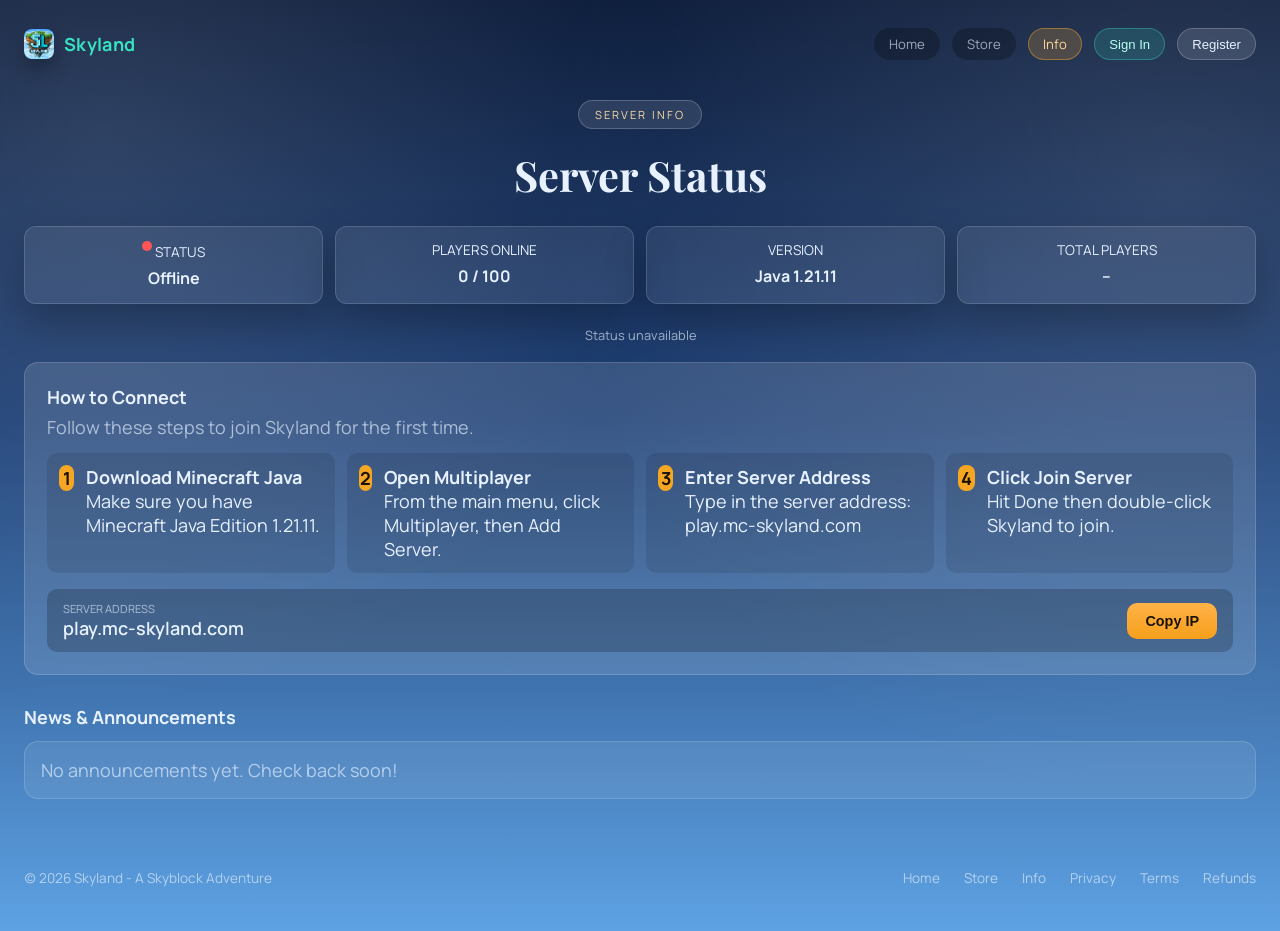
<file: info.html>
<!doctype html>
<html lang="en">
  <head>
    <meta charset="utf-8" />
    <meta name="viewport" content="width=device-width, initial-scale=1" />
    <title>Skyland Info</title>
    <meta name="description" content="Live Skyland server status, connection steps, and announcements." />
    <meta name="theme-color" content="#0c1c3b" />
    <link rel="canonical" href="https://mc-skyland.com/info.html" />
    <meta property="og:title" content="Skyland Server Info" />
    <meta property="og:description" content="Check the latest Skyland server status and connection info." />
    <meta property="og:image" content="https://mc-skyland.com/assets/skyland-logo.png" />
    <meta property="og:type" content="website" />
    <meta property="og:url" content="https://mc-skyland.com/info.html" />
    <meta name="twitter:card" content="summary_large_image" />
    <link rel="icon" type="image/png" href="assets/skyland-logo.png" />
    <link rel="apple-touch-icon" href="assets/skyland-logo.png" />
    <link rel="stylesheet" href="styles.css" />
    <link rel="preconnect" href="https://fonts.googleapis.com" />
    <link rel="preconnect" href="https://fonts.gstatic.com" crossorigin />
    <link
      href="https://fonts.googleapis.com/css2?family=Playfair+Display:wght@600;700&family=Manrope:wght@400;500;600;700&display=swap"
      rel="stylesheet"
    />
  </head>
  <body>
    <div class="page" id="info">
      <header class="topbar">
        <div class="brand">
          <img class="brand-logo" src="assets/skyland-logo.png" alt="Skyland logo" />
          <span class="brand-name">Skyland</span>
        </div>
        <nav class="nav">
          <a class="nav-pill" href="index.html">Home</a>
          <a class="nav-pill" href="store.html">Store</a>
          <a class="nav-pill is-active" href="info.html">Info</a>
          <button class="nav-pill nav-signin" id="signin-button" type="button">Sign In</button>
          <button class="nav-pill nav-register" id="register-button" type="button">Register</button>
          <div class="account-menu is-hidden" id="account-menu">
            <button class="nav-pill nav-account" id="account-button" type="button" aria-haspopup="true" aria-expanded="false">
              <span id="account-label">Account ?</span>
            </button>
            <div class="account-dropdown" id="account-dropdown">
              <div class="account-row">
                Signed in as
                <span class="account-name" id="account-name">Unknown</span>
              </div>
              <button class="account-signout" id="signout-button" type="button">Sign out</button>
            </div>
          </div>
        </nav>
      </header>

      <main>
        <section class="info">
          <span class="section-pill">SERVER INFO</span>
          <h2>Server Status</h2>
          <div class="status-grid">
            <div class="status-card">
              <span class="dot offline" id="status-dot"></span>
              <span class="status-label">STATUS</span>
              <strong id="status-value">Offline</strong>
            </div>
            <div class="status-card">
              <span class="status-label">PLAYERS ONLINE</span>
              <strong id="players-value">0 / 100</strong>
            </div>
            <div class="status-card">
              <span class="status-label">VERSION</span>
              <strong id="version-value">Java 1.21.11</strong>
            </div>
            <div class="status-card">
              <span class="status-label">TOTAL PLAYERS</span>
              <strong id="total-value">--</strong>
            </div>
          </div>
          <div class="status-meta" id="status-meta">Updated just now</div>

          <div class="connect">
            <div class="connect-header">How to Connect</div>
            <p class="connect-subtitle">Follow these steps to join Skyland for the first time.</p>
            <div class="connect-grid">
              <div class="connect-step">
                <div class="step-number">1</div>
                <div>
                  <strong>Download Minecraft Java</strong>
                  <p>Make sure you have Minecraft Java Edition 1.21.11.</p>
                </div>
              </div>
              <div class="connect-step">
                <div class="step-number">2</div>
                <div>
                  <strong>Open Multiplayer</strong>
                  <p>From the main menu, click Multiplayer, then Add Server.</p>
                </div>
              </div>
              <div class="connect-step">
                <div class="step-number">3</div>
                <div>
                  <strong>Enter Server Address</strong>
                  <p>Type in the server address: play.mc-skyland.com</p>
                </div>
              </div>
              <div class="connect-step">
                <div class="step-number">4</div>
                <div>
                  <strong>Click Join Server</strong>
                  <p>Hit Done then double-click Skyland to join.</p>
                </div>
              </div>
            </div>
            <div class="connect-bar">
              <div>
                <span class="connect-label">SERVER ADDRESS</span>
                <span class="connect-value">play.mc-skyland.com</span>
              </div>
              <button class="btn btn-primary" id="copy-ip-2" aria-label="Copy server IP">Copy IP</button>
            </div>
          </div>

          <div class="news">
            <div class="news-header">News & Announcements</div>
            <div class="news-card">
              <p>No announcements yet. Check back soon!</p>
            </div>
          </div>
        </section>
      </main>

      <footer class="footer">
        <div>(c) 2026 Skyland - A Skyblock Adventure</div>
        <div class="footer-links">
          <a href="index.html">Home</a>
          <a href="store.html">Store</a>
          <a href="info.html">Info</a>
          <a href="privacy.html">Privacy</a>
          <a href="terms.html">Terms</a>
          <a href="refunds.html">Refunds</a>
        </div>
      </footer>
    </div>

    <div class="signin-modal" id="signin-modal" aria-hidden="true" role="dialog" aria-modal="true">
      <div class="signin-card">
        <div class="signin-header">
          <h3>Sign In</h3>
          <button class="signin-close" id="signin-close" type="button" aria-label="Close sign in">?</button>
        </div>
        <p class="signin-subtitle">Sign in with the email and password you registered with.</p>
        <label class="signin-field">
          <span>Email</span>
          <input id="signin-email" class="signin-input" type="email" autocomplete="off" placeholder="you@example.com" />
        </label>
        <label class="signin-field">
          <span>Password</span>
          <input id="signin-password" class="signin-input" type="password" autocomplete="off" placeholder="Your password" />
        </label>
        <button class="btn btn-primary" id="signin-submit" type="button">Sign In</button>
        <button class="btn btn-secondary" id="signin-to-register" type="button">Register</button>
        <div class="signin-status" id="signin-status"></div>
      </div>
    </div>

    <div class="signin-modal" id="register-modal" aria-hidden="true" role="dialog" aria-modal="true">
      <div class="signin-card">
        <div class="signin-header">
          <h3>Register</h3>
          <button class="signin-close" id="register-close" type="button" aria-label="Close register">?</button>
        </div>
        <p class="signin-subtitle">Run <strong>/link</strong> in game, then paste the code below.</p>
        <label class="signin-field">
          <span>Minecraft Username</span>
          <input id="register-username" class="signin-input" type="text" autocomplete="off" placeholder="Your IGN" />
        </label>
        <label class="signin-field">
          <span>Email</span>
          <input id="register-email" class="signin-input" type="email" autocomplete="off" placeholder="you@example.com" />
        </label>
        <label class="signin-field">
          <span>Password</span>
          <input id="register-password" class="signin-input" type="password" autocomplete="off" placeholder="Create a password" />
        </label>
        <label class="signin-field">
          <span>Link Code (from /link)</span>
          <input id="register-code" class="signin-input" type="text" autocomplete="off" placeholder="Enter code" />
        </label>
        <div class="field-hint">8 characters (A-Z / 0-9)</div>
        <button class="btn btn-primary" id="register-submit" type="button">Register</button>
        <div class="signin-status" id="register-status"></div>
      </div>
    </div>

    <script>
      const COPY_IP = "play.mc-skyland.com";
      const copyButton = document.getElementById("copy-ip-2");

      function flashCopied(button) {
        if (!button) {
          return;
        }
        const original = button.textContent;
        button.textContent = "Copied!";
        setTimeout(() => {
          button.textContent = original;
        }, 1500);
      }

      function fallbackCopyText(text) {
        let success = false;
        try {
          const textarea = document.createElement("textarea");
          textarea.value = text;
          textarea.setAttribute("readonly", "");
          textarea.style.position = "fixed";
          textarea.style.top = "-1000px";
          textarea.style.opacity = "0";
          document.body.appendChild(textarea);
          textarea.select();
          success = document.execCommand("copy");
          document.body.removeChild(textarea);
        } catch (error) {
          success = false;
        }
        if (!success) {
          window.prompt("Copy this IP:", text);
        }
        return success;
      }

      if (copyButton) {
        copyButton.addEventListener("click", () => {
          if (navigator.clipboard && window.isSecureContext) {
            navigator.clipboard
              .writeText(COPY_IP)
              .then(() => flashCopied(copyButton))
              .catch(() => {
                fallbackCopyText(COPY_IP);
                flashCopied(copyButton);
              });
          } else {
            fallbackCopyText(COPY_IP);
            flashCopied(copyButton);
          }
        });
      }

      const statusUrls = ["https://status.mc-skyland.com/skyland-status.json", "https://status.mc-skyland.com/skyland-status.json"];
      const statusDot = document.getElementById("status-dot");
      const statusValue = document.getElementById("status-value");
      const playersValue = document.getElementById("players-value");
      const versionValue = document.getElementById("version-value");
      const totalValue = document.getElementById("total-value");
      const statusMeta = document.getElementById("status-meta");
      let lastUpdatedAt = 0;

      function formatRelative(ms) {
        const seconds = Math.max(0, Math.floor(ms / 1000));
        if (seconds < 5) {
          return "Updated just now";
        }
        if (seconds < 60) {
          return `Updated ${seconds}s ago`;
        }
        const minutes = Math.floor(seconds / 60);
        if (minutes < 60) {
          return `Updated ${minutes}m ago`;
        }
        const hours = Math.floor(minutes / 60);
        return `Updated ${hours}h ago`;
      }

      function updateStatusMeta() {
        if (!lastUpdatedAt) {
          statusMeta.textContent = "Updated --";
          return;
        }
        statusMeta.textContent = formatRelative(Date.now() - lastUpdatedAt);
      }

      function applyStatus(data) {
        const status = (data.status || "").toLowerCase() === "online" ? "Online" : "Offline";
        statusValue.textContent = status;
        statusDot.classList.toggle("online", status === "Online");
        statusDot.classList.toggle("offline", status !== "Online");
        if (typeof data.playersOnline === "number" && typeof data.maxPlayers === "number") {
          playersValue.textContent = `${data.playersOnline} / ${data.maxPlayers}`;
        }
        if (data.version) {
          versionValue.textContent = `Java ${data.version}`;
        }
        if (typeof data.totalPlayers === "number") {
          totalValue.textContent = data.totalPlayers.toLocaleString();
        }
        lastUpdatedAt = typeof data.timestamp === "number" ? data.timestamp : Date.now();
        updateStatusMeta();
      }

      async function refreshStatus() {
        try {
          let response = await fetch(statusUrls[0], { cache: "no-store" });
          if (!response.ok) {
            response = await fetch(statusUrls[1], { cache: "no-store" });
          }
          if (!response.ok) {
            throw new Error(`HTTP ${response.status}`);
          }
          const data = await response.json();
          applyStatus(data);
        } catch (error) {
          statusValue.textContent = "Offline";
          statusDot.classList.remove("online");
          statusDot.classList.add("offline");
          statusMeta.textContent = "Status unavailable";
        }
      }

      refreshStatus();
      setInterval(refreshStatus, 30000);
      setInterval(updateStatusMeta, 10000);

                  const API_BASE = "https://skyland-website.simonb777730.workers.dev";
      const AUTH_LOGIN_URL = API_BASE + "/skyland-auth/login";
      const AUTH_REGISTER_URL = API_BASE + "/skyland-auth/register";
      const signinButton = document.getElementById("signin-button");
      const registerButton = document.getElementById("register-button");
      const accountMenu = document.getElementById("account-menu");
      const accountButton = document.getElementById("account-button");
      const accountDropdown = document.getElementById("account-dropdown");
      const accountName = document.getElementById("account-name");
      const signoutButton = document.getElementById("signout-button");
      const signinModal = document.getElementById("signin-modal");
      const registerModal = document.getElementById("register-modal");
      const signinClose = document.getElementById("signin-close");
      const registerClose = document.getElementById("register-close");
      const signinSubmit = document.getElementById("signin-submit");
      const signinToRegister = document.getElementById("signin-to-register");
      const registerSubmit = document.getElementById("register-submit");
      const signinStatus = document.getElementById("signin-status");
      const registerStatus = document.getElementById("register-status");
      const signinEmail = document.getElementById("signin-email");
      const signinPassword = document.getElementById("signin-password");
      const registerUsername = document.getElementById("register-username");
      const registerEmail = document.getElementById("register-email");
      const registerPassword = document.getElementById("register-password");
      const registerCode = document.getElementById("register-code");
      const emailPattern = /^[^\s@]+@[^\s@]+\.[^\s@]+$/i;
      const linkCodePattern = /^[A-Z0-9]{8}$/i;

      function loadAuth() {
        const raw = localStorage.getItem("skylandAuthUser");
        if (!raw) {
          return null;
        }
        try {
          return JSON.parse(raw);
        } catch (error) {
          return null;
        }
      }

      async function readJsonSafe(response) {
        try {
          return await response.json();
        } catch (error) {
          return null;
        }
      }

      function setSignedInUi() {
        const auth = loadAuth();
        if (auth && auth.username) {
          signinButton.classList.add("is-hidden");
          registerButton.classList.add("is-hidden");
          accountMenu.classList.remove("is-hidden");
          accountName.textContent = auth.username;
          document.getElementById("account-label").textContent = `${auth.username} ?`;
        } else {
          signinButton.classList.remove("is-hidden");
          registerButton.classList.remove("is-hidden");
          accountMenu.classList.add("is-hidden");
          accountName.textContent = "Unknown";
          document.getElementById("account-label").textContent = "Account ?";
        }
      }

      function openSignin() {
        closeRegister();
        signinModal.classList.add("is-open");
        signinModal.setAttribute("aria-hidden", "false");
        const auth = loadAuth();
        signinStatus.textContent = auth && auth.username ? `You are already signed in as ${auth.username}.` : "";
        signinEmail.focus();
      }

      function closeSignin() {
        signinModal.classList.remove("is-open");
        signinModal.setAttribute("aria-hidden", "true");
      }

      function openRegister() {
        closeSignin();
        registerModal.classList.add("is-open");
        registerModal.setAttribute("aria-hidden", "false");
        const auth = loadAuth();
        registerStatus.textContent = auth && auth.username
          ? `You are already signed in as ${auth.username}. Registering will replace this session.`
          : "";
        registerUsername.focus();
      }

      function closeRegister() {
        registerModal.classList.remove("is-open");
        registerModal.setAttribute("aria-hidden", "true");
      }

      signinButton.addEventListener("click", openSignin);
      registerButton.addEventListener("click", openRegister);
      signinClose.addEventListener("click", closeSignin);
      registerClose.addEventListener("click", closeRegister);
      if (signinToRegister) {
        signinToRegister.addEventListener("click", openRegister);
      }
      signinModal.addEventListener("click", (event) => {
        if (event.target === signinModal) {
          closeSignin();
        }
      });
      registerModal.addEventListener("click", (event) => {
        if (event.target === registerModal) {
          closeRegister();
        }
      });
      document.addEventListener("keydown", (event) => {
        if (event.key === "Escape") {
          closeSignin();
          closeRegister();
          accountDropdown.classList.remove("is-open");
          accountButton.setAttribute("aria-expanded", "false");
        }
      });
      accountButton.addEventListener("click", (event) => {
        event.stopPropagation();
        const isOpen = accountDropdown.classList.toggle("is-open");
        accountButton.setAttribute("aria-expanded", isOpen ? "true" : "false");
      });
      document.addEventListener("click", () => {
        accountDropdown.classList.remove("is-open");
        accountButton.setAttribute("aria-expanded", "false");
      });
      signoutButton.addEventListener("click", () => {
        localStorage.removeItem("skylandAuthUser");
        accountDropdown.classList.remove("is-open");
        accountButton.setAttribute("aria-expanded", "false");
        setSignedInUi();
      });

      registerSubmit.addEventListener("click", async () => {
        const username = registerUsername.value.trim();
        const email = registerEmail.value.trim();
        const password = registerPassword.value.trim();
        const code = registerCode.value.trim().toUpperCase();
        registerStatus.textContent = "";
        if (!username || !email || !password || !code) {
          registerStatus.textContent = "Enter username, email, password, and your /link code.";
          return;
        }
        if (!emailPattern.test(email)) {
          registerStatus.textContent = "Enter a valid email address.";
          return;
        }
        if (!linkCodePattern.test(code)) {
          registerStatus.textContent = "Link code must be 8 characters (A-Z / 0-9).";
          return;
        }
        registerSubmit.disabled = true;
        registerSubmit.textContent = "Registering...";
        try {
          const response = await fetch(AUTH_REGISTER_URL, {
            method: "POST",
            headers: { "Content-Type": "application/json" },
            body: JSON.stringify({ username, email, password, code })
          });
          const data = await readJsonSafe(response);
          if (!response.ok) {
            throw new Error((data && data.error) || `Could not register (HTTP ${response.status}).`);
          }
          if (!data) {
            throw new Error("Registration failed: empty response.");
          }
          localStorage.setItem("skylandAuthUser", JSON.stringify({
            username: data.username,
            uuid: data.uuid,
            authCode: data.authCode
          }));
          setSignedInUi();
          registerStatus.textContent = "Account linked!";
          setTimeout(closeRegister, 900);
        } catch (error) {
          registerStatus.textContent = error.message;
        } finally {
          registerSubmit.disabled = false;
          registerSubmit.textContent = "Register";
        }
      });

      signinSubmit.addEventListener("click", async () => {
        const email = signinEmail.value.trim();
        const password = signinPassword.value.trim();
        signinStatus.textContent = "";
        if (!email || !password) {
          signinStatus.textContent = "Enter your email and password.";
          return;
        }
        if (!emailPattern.test(email)) {
          signinStatus.textContent = "Enter a valid email address.";
          return;
        }
        signinSubmit.disabled = true;
        signinSubmit.textContent = "Signing in...";
        try {
          const response = await fetch(AUTH_LOGIN_URL, {
            method: "POST",
            headers: { "Content-Type": "application/json" },
            body: JSON.stringify({ email, password })
          });
          const data = await readJsonSafe(response);
          if (!response.ok) {
            throw new Error("Wrong email or password.");
          }
          if (!data) {
            throw new Error("Wrong email or password.");
          }
          localStorage.setItem("skylandAuthUser", JSON.stringify({
            username: data.username,
            uuid: data.uuid,
            authCode: data.authCode
          }));
          setSignedInUi();
          signinStatus.textContent = "Account linked!";
          setTimeout(closeSignin, 900);
        } catch (error) {
          signinStatus.textContent = "Wrong email or password.";
        } finally {
          signinSubmit.disabled = false;
          signinSubmit.textContent = "Sign In";
        }
      });

      setSignedInUi();
    </script>
  </body>
</html>
</file>
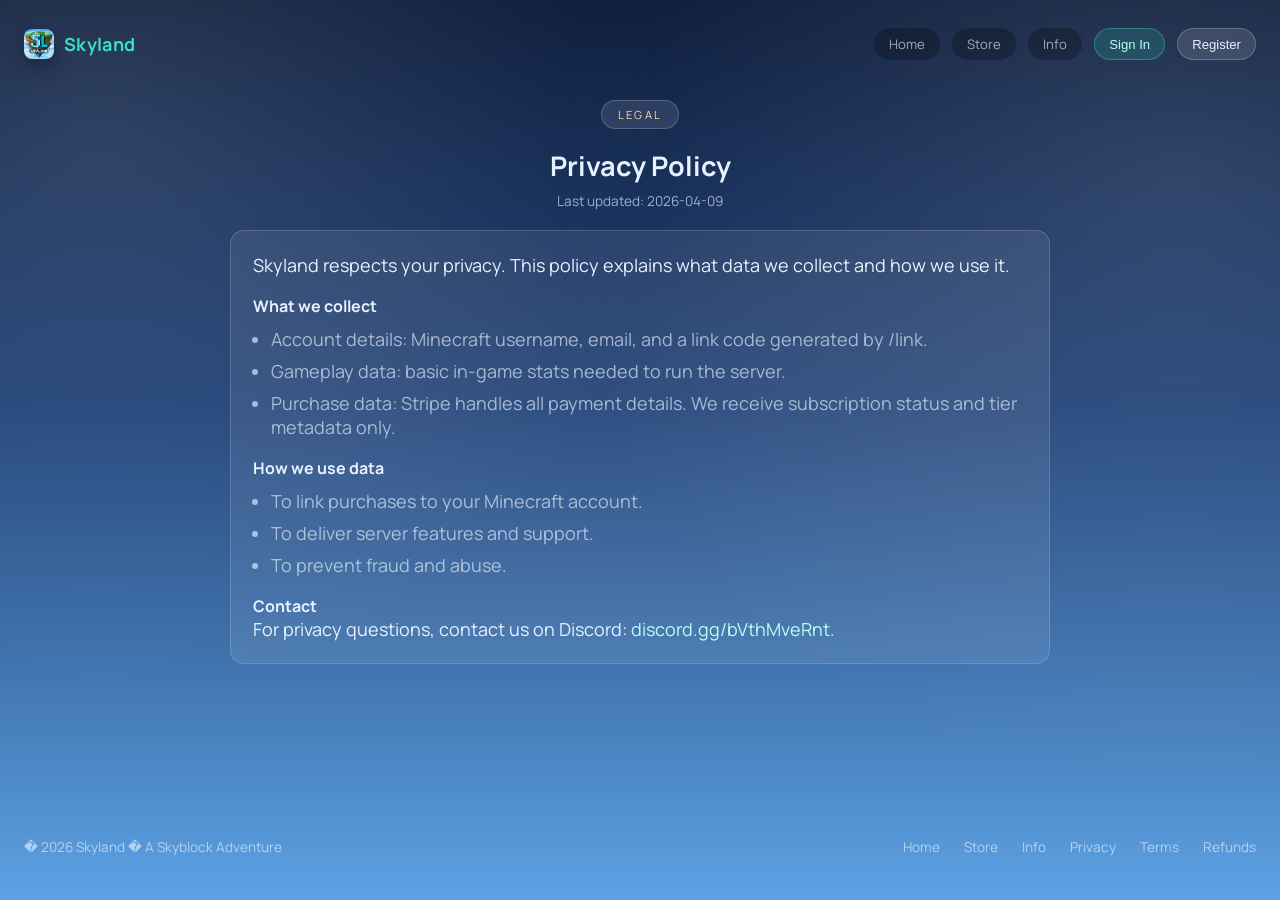
<file: privacy.html>
<!doctype html>
<html lang="en">
  <head>
    <meta charset="utf-8" />
    <meta name="viewport" content="width=device-width, initial-scale=1" />
    <title>Skyland Privacy Policy</title>
    <meta name="description" content="Skyland privacy policy and data usage details." />
    <meta name="theme-color" content="#0c1c3b" />
    <link rel="canonical" href="https://mc-skyland.com/privacy.html" />
    <meta property="og:title" content="Skyland Privacy Policy" />
    <meta property="og:description" content="How Skyland handles your data." />
    <meta property="og:image" content="https://mc-skyland.com/assets/skyland-logo.png" />
    <meta property="og:type" content="website" />
    <meta property="og:url" content="https://mc-skyland.com/privacy.html" />
    <meta name="twitter:card" content="summary_large_image" />
    <link rel="icon" type="image/png" href="assets/skyland-logo.png" />
    <link rel="apple-touch-icon" href="assets/skyland-logo.png" />
    <link rel="stylesheet" href="styles.css" />
    <link rel="preconnect" href="https://fonts.googleapis.com" />
    <link rel="preconnect" href="https://fonts.gstatic.com" crossorigin />
    <link
      href="https://fonts.googleapis.com/css2?family=Playfair+Display:wght@600;700&family=Manrope:wght@400;500;600;700&display=swap"
      rel="stylesheet"
    />
  </head>
  <body>
    <div class="page" id="privacy">
      <header class="topbar">
        <div class="brand">
          <img class="brand-logo" src="assets/skyland-logo.png" alt="Skyland logo" />
          <span class="brand-name">Skyland</span>
        </div>
        <nav class="nav">
          <a class="nav-pill" href="index.html">Home</a>
          <a class="nav-pill" href="store.html">Store</a>
          <a class="nav-pill" href="info.html">Info</a>
          <button class="nav-pill nav-signin" id="signin-button" type="button">Sign In</button>
          <button class="nav-pill nav-register" id="register-button" type="button">Register</button>
          <div class="account-menu is-hidden" id="account-menu">
            <button class="nav-pill nav-account" id="account-button" type="button" aria-haspopup="true" aria-expanded="false">
              <span id="account-label">Account ?</span>
            </button>
            <div class="account-dropdown" id="account-dropdown">
              <div class="account-row">
                Signed in as
                <span class="account-name" id="account-name">Unknown</span>
              </div>
              <button class="account-signout" id="signout-button" type="button">Sign out</button>
            </div>
          </div>
        </nav>
      </header>

      <main>
        <section class="legal">
          <span class="section-pill">LEGAL</span>
          <h2>Privacy Policy</h2>
          <div class="legal-meta">Last updated: 2026-04-09</div>
          <div class="legal-card">
            <p>Skyland respects your privacy. This policy explains what data we collect and how we use it.</p>
            <h3>What we collect</h3>
            <ul>
              <li>Account details: Minecraft username, email, and a link code generated by /link.</li>
              <li>Gameplay data: basic in-game stats needed to run the server.</li>
              <li>Purchase data: Stripe handles all payment details. We receive subscription status and tier metadata only.</li>
            </ul>
            <h3>How we use data</h3>
            <ul>
              <li>To link purchases to your Minecraft account.</li>
              <li>To deliver server features and support.</li>
              <li>To prevent fraud and abuse.</li>
            </ul>
            <h3>Contact</h3>
            <p>For privacy questions, contact us on Discord: <a href="https://discord.gg/bVthMveRnt" target="_blank" rel="noreferrer">discord.gg/bVthMveRnt</a>.</p>
          </div>
        </section>
      </main>

      <footer class="footer">
        <div>� 2026 Skyland � A Skyblock Adventure</div>
        <div class="footer-links">
          <a href="index.html">Home</a>
          <a href="store.html">Store</a>
          <a href="info.html">Info</a>
          <a href="privacy.html">Privacy</a>
          <a href="terms.html">Terms</a>
          <a href="refunds.html">Refunds</a>
        </div>
      </footer>
    </div>

    <div class="signin-modal" id="signin-modal" aria-hidden="true" role="dialog" aria-modal="true">
      <div class="signin-card">
        <div class="signin-header">
          <h3>Sign In</h3>
          <button class="signin-close" id="signin-close" type="button" aria-label="Close sign in">�</button>
        </div>
        <p class="signin-subtitle">Sign in with the email and password you registered with.</p>
        <label class="signin-field">
          <span>Email</span>
          <input id="signin-email" class="signin-input" type="email" autocomplete="off" placeholder="you@example.com" />
        </label>
        <label class="signin-field">
          <span>Password</span>
          <input id="signin-password" class="signin-input" type="password" autocomplete="off" placeholder="Your password" />
        </label>
        <button class="btn btn-primary" id="signin-submit" type="button">Sign In</button>
        <button class="btn btn-secondary" id="signin-to-register" type="button">Register</button>
        <div class="signin-status" id="signin-status"></div>
      </div>
    </div>

    <div class="signin-modal" id="register-modal" aria-hidden="true" role="dialog" aria-modal="true">
      <div class="signin-card">
        <div class="signin-header">
          <h3>Register</h3>
          <button class="signin-close" id="register-close" type="button" aria-label="Close register">�</button>
        </div>
        <p class="signin-subtitle">Run <strong>/link</strong> in game, then paste the code below.</p>
        <label class="signin-field">
          <span>Minecraft Username</span>
          <input id="register-username" class="signin-input" type="text" autocomplete="off" placeholder="Your IGN" />
        </label>
        <label class="signin-field">
          <span>Email</span>
          <input id="register-email" class="signin-input" type="email" autocomplete="off" placeholder="you@example.com" />
        </label>
        <label class="signin-field">
          <span>Password</span>
          <input id="register-password" class="signin-input" type="password" autocomplete="off" placeholder="Create a password" />
        </label>
        <label class="signin-field">
          <span>Link Code (from /link)</span>
          <input id="register-code" class="signin-input" type="text" autocomplete="off" placeholder="Enter code" />
        </label>
        <div class="field-hint">8 characters (A-Z / 0-9)</div>
        <button class="btn btn-primary" id="register-submit" type="button">Register</button>
        <div class="signin-status" id="register-status"></div>
      </div>
    </div>

    <script>
            const API_BASE = "https://skyland-website.simonb777730.workers.dev";
      const AUTH_LOGIN_URL = API_BASE + "/skyland-auth/login";
      const AUTH_REGISTER_URL = API_BASE + "/skyland-auth/register";
      const signinButton = document.getElementById("signin-button");
      const registerButton = document.getElementById("register-button");
      const accountMenu = document.getElementById("account-menu");
      const accountButton = document.getElementById("account-button");
      const accountDropdown = document.getElementById("account-dropdown");
      const accountName = document.getElementById("account-name");
      const signoutButton = document.getElementById("signout-button");
      const signinModal = document.getElementById("signin-modal");
      const registerModal = document.getElementById("register-modal");
      const signinClose = document.getElementById("signin-close");
      const registerClose = document.getElementById("register-close");
      const signinSubmit = document.getElementById("signin-submit");
      const signinToRegister = document.getElementById("signin-to-register");
      const registerSubmit = document.getElementById("register-submit");
      const signinStatus = document.getElementById("signin-status");
      const registerStatus = document.getElementById("register-status");
      const signinEmail = document.getElementById("signin-email");
      const signinPassword = document.getElementById("signin-password");
      const registerUsername = document.getElementById("register-username");
      const registerEmail = document.getElementById("register-email");
      const registerPassword = document.getElementById("register-password");
      const registerCode = document.getElementById("register-code");
      const emailPattern = /^[^\s@]+@[^\s@]+\.[^\s@]+$/i;
      const linkCodePattern = /^[A-Z0-9]{8}$/i;

      function loadAuth() {
        const raw = localStorage.getItem("skylandAuthUser");
        if (!raw) {
          return null;
        }
        try {
          return JSON.parse(raw);
        } catch (error) {
          return null;
        }
      }

      async function readJsonSafe(response) {
        try {
          return await response.json();
        } catch (error) {
          return null;
        }
      }

      function setSignedInUi() {
        const auth = loadAuth();
        if (auth && auth.username) {
          signinButton.classList.add("is-hidden");
          registerButton.classList.add("is-hidden");
          accountMenu.classList.remove("is-hidden");
          accountName.textContent = auth.username;
          document.getElementById("account-label").textContent = `${auth.username} ?`;
        } else {
          signinButton.classList.remove("is-hidden");
          registerButton.classList.remove("is-hidden");
          accountMenu.classList.add("is-hidden");
          accountName.textContent = "Unknown";
          document.getElementById("account-label").textContent = "Account ?";
        }
      }

      function openSignin() {
        closeRegister();
        signinModal.classList.add("is-open");
        signinModal.setAttribute("aria-hidden", "false");
        const auth = loadAuth();
        signinStatus.textContent = auth && auth.username ? `You are already signed in as ${auth.username}.` : "";
        signinEmail.focus();
      }

      function closeSignin() {
        signinModal.classList.remove("is-open");
        signinModal.setAttribute("aria-hidden", "true");
      }

      function openRegister() {
        closeSignin();
        registerModal.classList.add("is-open");
        registerModal.setAttribute("aria-hidden", "false");
        const auth = loadAuth();
        registerStatus.textContent = auth && auth.username
          ? `You are already signed in as ${auth.username}. Registering will replace this session.`
          : "";
        registerUsername.focus();
      }

      function closeRegister() {
        registerModal.classList.remove("is-open");
        registerModal.setAttribute("aria-hidden", "true");
      }

      signinButton.addEventListener("click", openSignin);
      registerButton.addEventListener("click", openRegister);
      signinClose.addEventListener("click", closeSignin);
      registerClose.addEventListener("click", closeRegister);
      if (signinToRegister) {
        signinToRegister.addEventListener("click", openRegister);
      }
      signinModal.addEventListener("click", (event) => {
        if (event.target === signinModal) {
          closeSignin();
        }
      });
      registerModal.addEventListener("click", (event) => {
        if (event.target === registerModal) {
          closeRegister();
        }
      });
      document.addEventListener("keydown", (event) => {
        if (event.key === "Escape") {
          closeSignin();
          closeRegister();
          accountDropdown.classList.remove("is-open");
          accountButton.setAttribute("aria-expanded", "false");
        }
      });
      accountButton.addEventListener("click", (event) => {
        event.stopPropagation();
        const isOpen = accountDropdown.classList.toggle("is-open");
        accountButton.setAttribute("aria-expanded", isOpen ? "true" : "false");
      });
      document.addEventListener("click", () => {
        accountDropdown.classList.remove("is-open");
        accountButton.setAttribute("aria-expanded", "false");
      });
      signoutButton.addEventListener("click", () => {
        localStorage.removeItem("skylandAuthUser");
        accountDropdown.classList.remove("is-open");
        accountButton.setAttribute("aria-expanded", "false");
        setSignedInUi();
      });

      registerSubmit.addEventListener("click", async () => {
        const username = registerUsername.value.trim();
        const email = registerEmail.value.trim();
        const password = registerPassword.value.trim();
        const code = registerCode.value.trim().toUpperCase();
        registerStatus.textContent = "";
        if (!username || !email || !password || !code) {
          registerStatus.textContent = "Enter username, email, password, and your /link code.";
          return;
        }
        if (!emailPattern.test(email)) {
          registerStatus.textContent = "Enter a valid email address.";
          return;
        }
        if (!linkCodePattern.test(code)) {
          registerStatus.textContent = "Link code must be 8 characters (A-Z / 0-9).";
          return;
        }
        registerSubmit.disabled = true;
        registerSubmit.textContent = "Registering...";
        try {
          const response = await fetch(AUTH_REGISTER_URL, {
            method: "POST",
            headers: { "Content-Type": "application/json" },
            body: JSON.stringify({ username, email, password, code })
          });
          const data = await readJsonSafe(response);
          if (!response.ok) {
            throw new Error((data && data.error) || `Could not register (HTTP ${response.status}).`);
          }
          if (!data) {
            throw new Error("Registration failed: empty response.");
          }
          localStorage.setItem("skylandAuthUser", JSON.stringify({
            username: data.username,
            uuid: data.uuid,
            authCode: data.authCode
          }));
          setSignedInUi();
          registerStatus.textContent = "Account linked!";
          setTimeout(closeRegister, 900);
        } catch (error) {
          registerStatus.textContent = error.message;
        } finally {
          registerSubmit.disabled = false;
          registerSubmit.textContent = "Register";
        }
      });

      signinSubmit.addEventListener("click", async () => {
        const email = signinEmail.value.trim();
        const password = signinPassword.value.trim();
        signinStatus.textContent = "";
        if (!email || !password) {
          signinStatus.textContent = "Enter your email and password.";
          return;
        }
        if (!emailPattern.test(email)) {
          signinStatus.textContent = "Enter a valid email address.";
          return;
        }
        signinSubmit.disabled = true;
        signinSubmit.textContent = "Signing in...";
        try {
          const response = await fetch(AUTH_LOGIN_URL, {
            method: "POST",
            headers: { "Content-Type": "application/json" },
            body: JSON.stringify({ email, password })
          });
          const data = await readJsonSafe(response);
          if (!response.ok) {
            throw new Error("Wrong email or password.");
          }
          if (!data) {
            throw new Error("Wrong email or password.");
          }
          localStorage.setItem("skylandAuthUser", JSON.stringify({
            username: data.username,
            uuid: data.uuid,
            authCode: data.authCode
          }));
          setSignedInUi();
          signinStatus.textContent = "Account linked!";
          setTimeout(closeSignin, 900);
        } catch (error) {
          signinStatus.textContent = "Wrong email or password.";
        } finally {
          signinSubmit.disabled = false;
          signinSubmit.textContent = "Sign In";
        }
      });

      setSignedInUi();
    </script>
  </body>
</html>
</file>
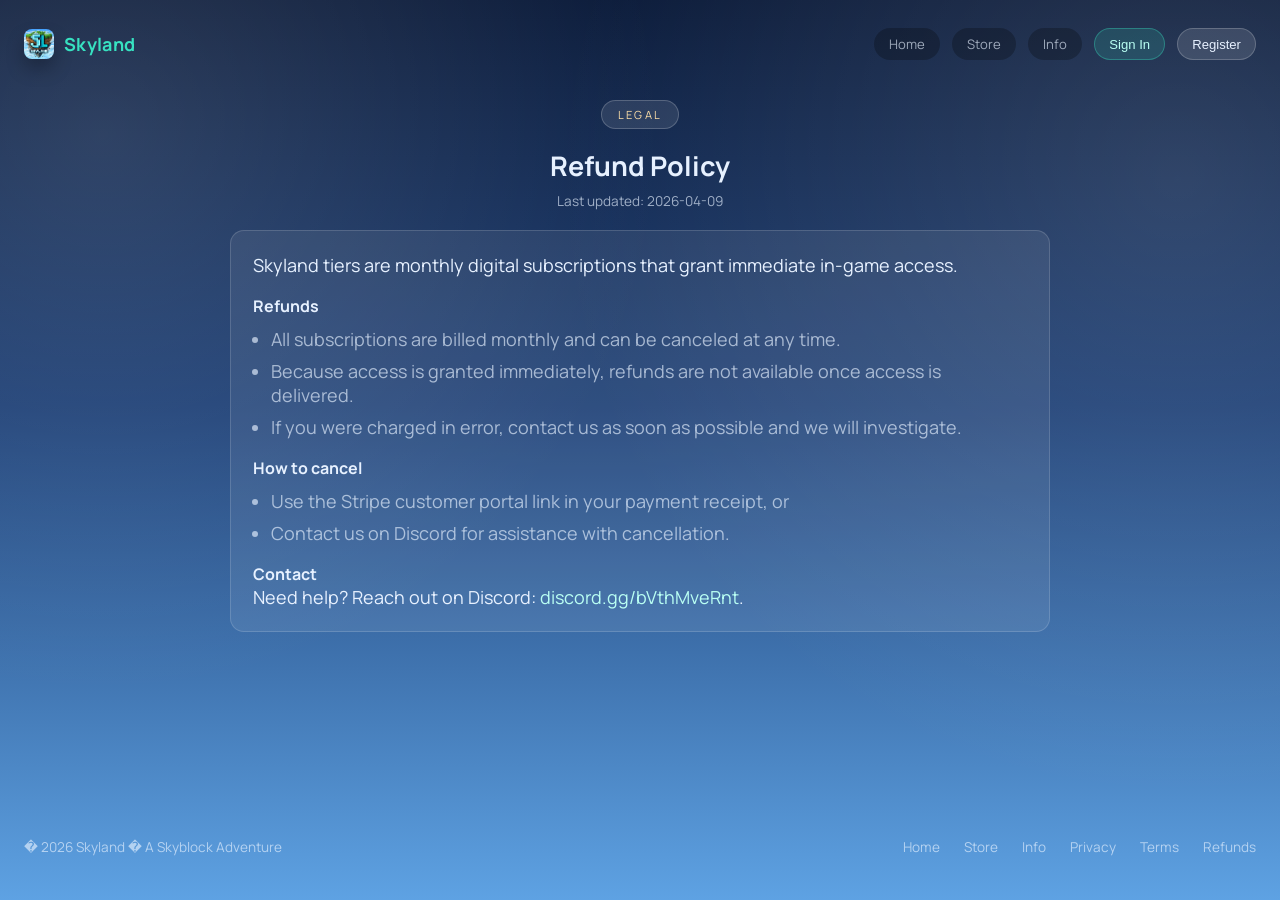
<file: refunds.html>
<!doctype html>
<html lang="en">
  <head>
    <meta charset="utf-8" />
    <meta name="viewport" content="width=device-width, initial-scale=1" />
    <title>Skyland Refund Policy</title>
    <meta name="description" content="Skyland refund policy for monthly subscriptions and digital access." />
    <meta name="theme-color" content="#0c1c3b" />
    <link rel="canonical" href="https://mc-skyland.com/refunds.html" />
    <meta property="og:title" content="Skyland Refund Policy" />
    <meta property="og:description" content="Refund details for Skyland subscriptions." />
    <meta property="og:image" content="https://mc-skyland.com/assets/skyland-logo.png" />
    <meta property="og:type" content="website" />
    <meta property="og:url" content="https://mc-skyland.com/refunds.html" />
    <meta name="twitter:card" content="summary_large_image" />
    <link rel="icon" type="image/png" href="assets/skyland-logo.png" />
    <link rel="apple-touch-icon" href="assets/skyland-logo.png" />
    <link rel="stylesheet" href="styles.css" />
    <link rel="preconnect" href="https://fonts.googleapis.com" />
    <link rel="preconnect" href="https://fonts.gstatic.com" crossorigin />
    <link
      href="https://fonts.googleapis.com/css2?family=Playfair+Display:wght@600;700&family=Manrope:wght@400;500;600;700&display=swap"
      rel="stylesheet"
    />
  </head>
  <body>
    <div class="page" id="refunds">
      <header class="topbar">
        <div class="brand">
          <img class="brand-logo" src="assets/skyland-logo.png" alt="Skyland logo" />
          <span class="brand-name">Skyland</span>
        </div>
        <nav class="nav">
          <a class="nav-pill" href="index.html">Home</a>
          <a class="nav-pill" href="store.html">Store</a>
          <a class="nav-pill" href="info.html">Info</a>
          <button class="nav-pill nav-signin" id="signin-button" type="button">Sign In</button>
          <button class="nav-pill nav-register" id="register-button" type="button">Register</button>
          <div class="account-menu is-hidden" id="account-menu">
            <button class="nav-pill nav-account" id="account-button" type="button" aria-haspopup="true" aria-expanded="false">
              <span id="account-label">Account ?</span>
            </button>
            <div class="account-dropdown" id="account-dropdown">
              <div class="account-row">
                Signed in as
                <span class="account-name" id="account-name">Unknown</span>
              </div>
              <button class="account-signout" id="signout-button" type="button">Sign out</button>
            </div>
          </div>
        </nav>
      </header>

      <main>
        <section class="legal">
          <span class="section-pill">LEGAL</span>
          <h2>Refund Policy</h2>
          <div class="legal-meta">Last updated: 2026-04-09</div>
          <div class="legal-card">
            <p>Skyland tiers are monthly digital subscriptions that grant immediate in-game access.</p>
            <h3>Refunds</h3>
            <ul>
              <li>All subscriptions are billed monthly and can be canceled at any time.</li>
              <li>Because access is granted immediately, refunds are not available once access is delivered.</li>
              <li>If you were charged in error, contact us as soon as possible and we will investigate.</li>
            </ul>
            <h3>How to cancel</h3>
            <ul>
              <li>Use the Stripe customer portal link in your payment receipt, or</li>
              <li>Contact us on Discord for assistance with cancellation.</li>
            </ul>
            <h3>Contact</h3>
            <p>Need help? Reach out on Discord: <a href="https://discord.gg/bVthMveRnt" target="_blank" rel="noreferrer">discord.gg/bVthMveRnt</a>.</p>
          </div>
        </section>
      </main>

      <footer class="footer">
        <div>� 2026 Skyland � A Skyblock Adventure</div>
        <div class="footer-links">
          <a href="index.html">Home</a>
          <a href="store.html">Store</a>
          <a href="info.html">Info</a>
          <a href="privacy.html">Privacy</a>
          <a href="terms.html">Terms</a>
          <a href="refunds.html">Refunds</a>
        </div>
      </footer>
    </div>

    <div class="signin-modal" id="signin-modal" aria-hidden="true" role="dialog" aria-modal="true">
      <div class="signin-card">
        <div class="signin-header">
          <h3>Sign In</h3>
          <button class="signin-close" id="signin-close" type="button" aria-label="Close sign in">�</button>
        </div>
        <p class="signin-subtitle">Sign in with the email and password you registered with.</p>
        <label class="signin-field">
          <span>Email</span>
          <input id="signin-email" class="signin-input" type="email" autocomplete="off" placeholder="you@example.com" />
        </label>
        <label class="signin-field">
          <span>Password</span>
          <input id="signin-password" class="signin-input" type="password" autocomplete="off" placeholder="Your password" />
        </label>
        <button class="btn btn-primary" id="signin-submit" type="button">Sign In</button>
        <button class="btn btn-secondary" id="signin-to-register" type="button">Register</button>
        <div class="signin-status" id="signin-status"></div>
      </div>
    </div>

    <div class="signin-modal" id="register-modal" aria-hidden="true" role="dialog" aria-modal="true">
      <div class="signin-card">
        <div class="signin-header">
          <h3>Register</h3>
          <button class="signin-close" id="register-close" type="button" aria-label="Close register">�</button>
        </div>
        <p class="signin-subtitle">Run <strong>/link</strong> in game, then paste the code below.</p>
        <label class="signin-field">
          <span>Minecraft Username</span>
          <input id="register-username" class="signin-input" type="text" autocomplete="off" placeholder="Your IGN" />
        </label>
        <label class="signin-field">
          <span>Email</span>
          <input id="register-email" class="signin-input" type="email" autocomplete="off" placeholder="you@example.com" />
        </label>
        <label class="signin-field">
          <span>Password</span>
          <input id="register-password" class="signin-input" type="password" autocomplete="off" placeholder="Create a password" />
        </label>
        <label class="signin-field">
          <span>Link Code</span>
          <input id="register-code" class="signin-input" type="text" autocomplete="off" placeholder="Enter code" />
        </label>
        <div class="field-hint">8 characters, A-Z and 0-9.</div>
        <button class="btn btn-primary" id="register-submit" type="button">Register</button>
        <div class="signin-status" id="register-status"></div>
      </div>
    </div>

    <script>
            const API_BASE = "https://skyland-website.simonb777730.workers.dev";
      const AUTH_LOGIN_URL = API_BASE + "/skyland-auth/login";
      const AUTH_REGISTER_URL = API_BASE + "/skyland-auth/register";
      const signinButton = document.getElementById("signin-button");
      const registerButton = document.getElementById("register-button");
      const accountMenu = document.getElementById("account-menu");
      const accountButton = document.getElementById("account-button");
      const accountDropdown = document.getElementById("account-dropdown");
      const accountName = document.getElementById("account-name");
      const signoutButton = document.getElementById("signout-button");
      const signinModal = document.getElementById("signin-modal");
      const registerModal = document.getElementById("register-modal");
      const signinClose = document.getElementById("signin-close");
      const registerClose = document.getElementById("register-close");
      const signinSubmit = document.getElementById("signin-submit");
      const signinToRegister = document.getElementById("signin-to-register");
      const registerSubmit = document.getElementById("register-submit");
      const signinStatus = document.getElementById("signin-status");
      const registerStatus = document.getElementById("register-status");
      const signinEmail = document.getElementById("signin-email");
      const signinPassword = document.getElementById("signin-password");
      const registerUsername = document.getElementById("register-username");
      const registerEmail = document.getElementById("register-email");
      const registerPassword = document.getElementById("register-password");
      const registerCode = document.getElementById("register-code");
      const emailPattern = /^[^\s@]+@[^\s@]+\.[^\s@]+$/i;
      const linkCodePattern = /^[A-Z0-9]{8}$/i;

      function loadAuth() {
        const raw = localStorage.getItem("skylandAuthUser");
        if (!raw) {
          return null;
        }
        try {
          return JSON.parse(raw);
        } catch (error) {
          return null;
        }
      }

      async function readJsonSafe(response) {
        try {
          return await response.json();
        } catch (error) {
          return null;
        }
      }

      function setSignedInUi() {
        const auth = loadAuth();
        if (auth && auth.username) {
          signinButton.classList.add("is-hidden");
          registerButton.classList.add("is-hidden");
          accountMenu.classList.remove("is-hidden");
          accountName.textContent = auth.username;
          document.getElementById("account-label").textContent = `${auth.username} ?`;
        } else {
          signinButton.classList.remove("is-hidden");
          registerButton.classList.remove("is-hidden");
          accountMenu.classList.add("is-hidden");
          accountName.textContent = "Unknown";
          document.getElementById("account-label").textContent = "Account ?";
        }
      }

      function openSignin() {
        closeRegister();
        signinModal.classList.add("is-open");
        signinModal.setAttribute("aria-hidden", "false");
        const auth = loadAuth();
        signinStatus.textContent = auth && auth.username
          ? `You are already signed in as ${auth.username}.`
          : "";
        signinEmail.focus();
      }

      function closeSignin() {
        signinModal.classList.remove("is-open");
        signinModal.setAttribute("aria-hidden", "true");
      }

      function openRegister() {
        closeSignin();
        registerModal.classList.add("is-open");
        registerModal.setAttribute("aria-hidden", "false");
        const auth = loadAuth();
        registerStatus.textContent = auth && auth.username
          ? `You are already signed in as ${auth.username}. Registering will replace this session.`
          : "";
        registerUsername.focus();
      }

      function closeRegister() {
        registerModal.classList.remove("is-open");
        registerModal.setAttribute("aria-hidden", "true");
      }

      signinButton.addEventListener("click", openSignin);
      registerButton.addEventListener("click", openRegister);
      signinClose.addEventListener("click", closeSignin);
      registerClose.addEventListener("click", closeRegister);
      if (signinToRegister) {
        signinToRegister.addEventListener("click", openRegister);
      }
      signinModal.addEventListener("click", (event) => {
        if (event.target === signinModal) {
          closeSignin();
        }
      });
      registerModal.addEventListener("click", (event) => {
        if (event.target === registerModal) {
          closeRegister();
        }
      });
      document.addEventListener("keydown", (event) => {
        if (event.key === "Escape") {
          closeSignin();
          closeRegister();
          accountDropdown.classList.remove("is-open");
          accountButton.setAttribute("aria-expanded", "false");
        }
      });
      accountButton.addEventListener("click", (event) => {
        event.stopPropagation();
        const isOpen = accountDropdown.classList.toggle("is-open");
        accountButton.setAttribute("aria-expanded", isOpen ? "true" : "false");
      });
      document.addEventListener("click", () => {
        accountDropdown.classList.remove("is-open");
        accountButton.setAttribute("aria-expanded", "false");
      });
      signoutButton.addEventListener("click", () => {
        localStorage.removeItem("skylandAuthUser");
        accountDropdown.classList.remove("is-open");
        accountButton.setAttribute("aria-expanded", "false");
        setSignedInUi();
      });

      registerSubmit.addEventListener("click", async () => {
        const username = registerUsername.value.trim();
        const email = registerEmail.value.trim();
        const password = registerPassword.value.trim();
        const code = registerCode.value.trim().toUpperCase();
        registerStatus.textContent = "";
        if (!username || !email || !password || !code) {
          registerStatus.textContent = "Enter username, email, password, and your /link code.";
          return;
        }
        if (!emailPattern.test(email)) {
          registerStatus.textContent = "Enter a valid email address.";
          return;
        }
        if (!linkCodePattern.test(code)) {
          registerStatus.textContent = "Link code must be 8 characters (A-Z / 0-9).";
          return;
        }
        registerSubmit.disabled = true;
        registerSubmit.textContent = "Registering...";
        try {
          const response = await fetch(AUTH_REGISTER_URL, {
            method: "POST",
            headers: { "Content-Type": "application/json" },
            body: JSON.stringify({ username, email, password, code })
          });
          const data = await readJsonSafe(response);
          if (!response.ok) {
            throw new Error((data && data.error) || `Could not register (HTTP ${response.status}).`);
          }
          if (!data) {
            throw new Error("Registration failed: empty response.");
          }
          localStorage.setItem("skylandAuthUser", JSON.stringify({
            username: data.username,
            uuid: data.uuid,
            authCode: data.authCode
          }));
          setSignedInUi();
          registerStatus.textContent = "Account linked!";
          setTimeout(closeRegister, 900);
        } catch (error) {
          registerStatus.textContent = error.message;
        } finally {
          registerSubmit.disabled = false;
          registerSubmit.textContent = "Register";
        }
      });

      signinSubmit.addEventListener("click", async () => {
        const email = signinEmail.value.trim();
        const password = signinPassword.value.trim();
        signinStatus.textContent = "";
        if (!email || !password) {
          signinStatus.textContent = "Enter your email and password.";
          return;
        }
        if (!emailPattern.test(email)) {
          signinStatus.textContent = "Enter a valid email address.";
          return;
        }
        signinSubmit.disabled = true;
        signinSubmit.textContent = "Signing in...";
        try {
          const response = await fetch(AUTH_LOGIN_URL, {
            method: "POST",
            headers: { "Content-Type": "application/json" },
            body: JSON.stringify({ email, password })
          });
          const data = await readJsonSafe(response);
          if (!response.ok) {
            throw new Error((data && data.error) || `Wrong email or password.`);
          }
          if (!data) {
            throw new Error("Wrong email or password.");
          }
          localStorage.setItem("skylandAuthUser", JSON.stringify({
            username: data.username,
            uuid: data.uuid,
            authCode: data.authCode
          }));
          setSignedInUi();
          signinStatus.textContent = "Account linked!";
          setTimeout(closeSignin, 900);
        } catch (error) {
          signinStatus.textContent = "Wrong email or password.";
        } finally {
          signinSubmit.disabled = false;
          signinSubmit.textContent = "Sign In";
        }
      });

      setSignedInUi();
    </script>
  </body>
</html>
</file>
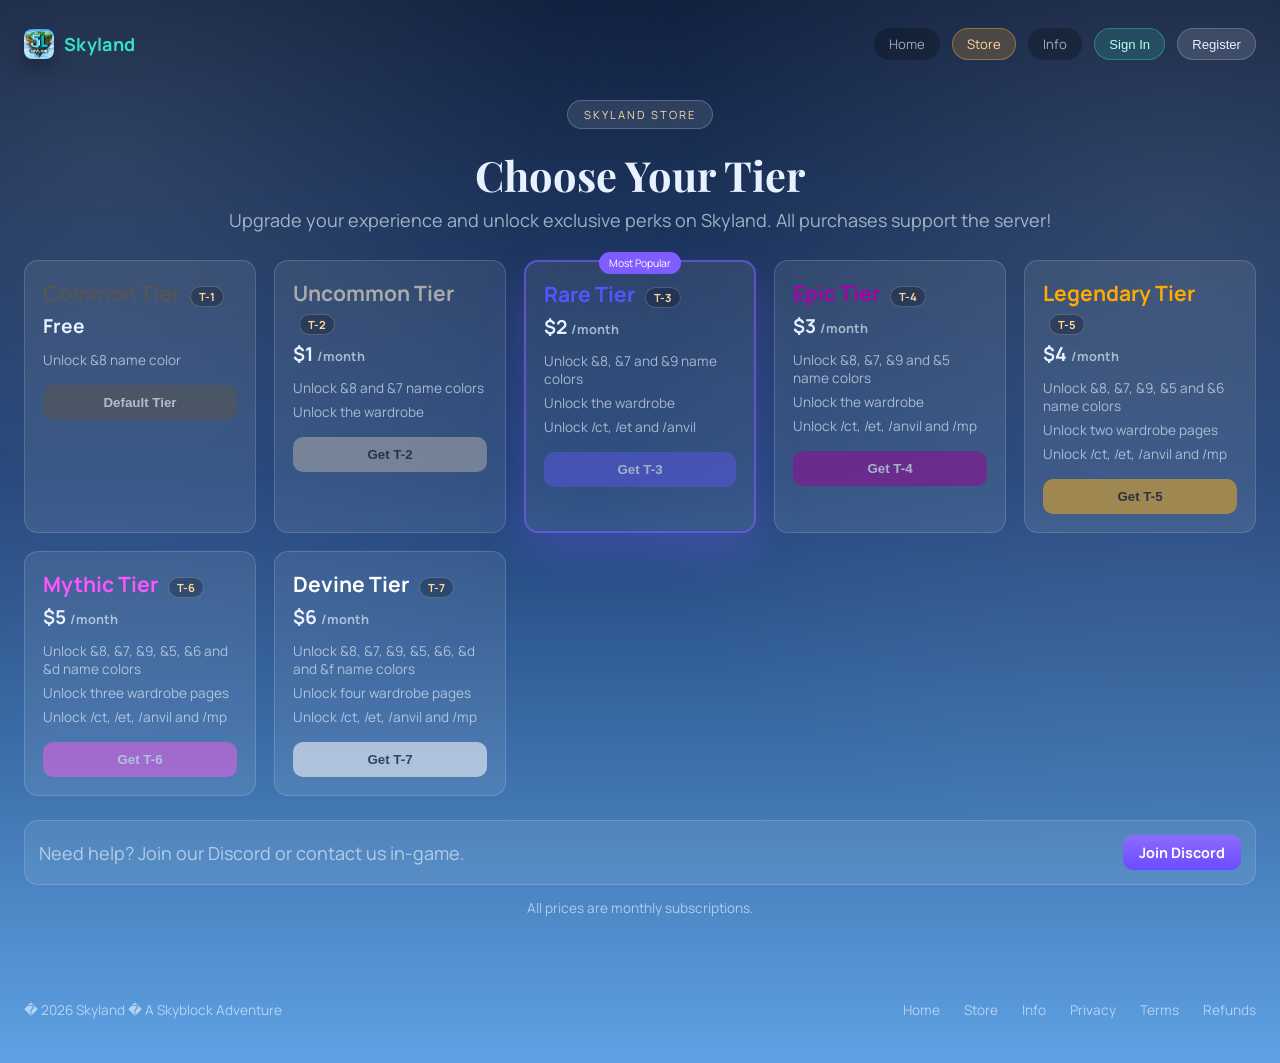
<file: store.html>
<!doctype html>
<html lang="en">
  <head>
    <meta charset="utf-8" />
    <meta name="viewport" content="width=device-width, initial-scale=1" />
    <title>Skyland Store</title>
    <meta name="description" content="Upgrade your Skyland experience with tiered perks and monthly subscriptions." />
    <meta name="theme-color" content="#0c1c3b" />
    <link rel="canonical" href="https://mc-skyland.com/store.html" />
    <meta property="og:title" content="Skyland Store" />
    <meta property="og:description" content="Choose your tier and unlock exclusive Skyland perks." />
    <meta property="og:image" content="https://mc-skyland.com/assets/skyland-logo.png" />
    <meta property="og:type" content="website" />
    <meta property="og:url" content="https://mc-skyland.com/store.html" />
    <meta name="twitter:card" content="summary_large_image" />
    <link rel="icon" type="image/png" href="assets/skyland-logo.png" />
    <link rel="apple-touch-icon" href="assets/skyland-logo.png" />
    <link rel="stylesheet" href="styles.css" />
    <link rel="preconnect" href="https://fonts.googleapis.com" />
    <link rel="preconnect" href="https://fonts.gstatic.com" crossorigin />
    <link
      href="https://fonts.googleapis.com/css2?family=Playfair+Display:wght@600;700&family=Manrope:wght@400;500;600;700&display=swap"
      rel="stylesheet"
    />
  </head>
  <body>
    <div class="page" id="store">
      <header class="topbar">
        <div class="brand">
          <img class="brand-logo" src="assets/skyland-logo.png" alt="Skyland logo" />
          <span class="brand-name">Skyland</span>
        </div>
        <nav class="nav">
          <a class="nav-pill" href="index.html">Home</a>
          <a class="nav-pill is-active" href="store.html">Store</a>
          <a class="nav-pill" href="info.html">Info</a>
          <button class="nav-pill nav-signin" id="signin-button" type="button">Sign In</button>
          <button class="nav-pill nav-register" id="register-button" type="button">Register</button>
          <div class="account-menu is-hidden" id="account-menu">
            <button class="nav-pill nav-account" id="account-button" type="button" aria-haspopup="true" aria-expanded="false">
              <span id="account-label">Account ?</span>
            </button>
            <div class="account-dropdown" id="account-dropdown">
              <div class="account-row">
                Signed in as
                <span class="account-name" id="account-name">Unknown</span>
              </div>
              <button class="account-signout" id="signout-button" type="button">Sign out</button>
            </div>
          </div>
        </nav>
      </header>

      <main>
        <section class="store">
          <span class="section-pill">SKYLAND STORE</span>
          <h2>Choose Your Tier</h2>
          <p class="section-subtitle">
            Upgrade your experience and unlock exclusive perks on Skyland. All purchases support the server!
          </p>
          <div class="rank-grid">
            <article class="rank-card">
              <h3><span class="tier-title c8">Common Tier</span> <span class="tier-tag">T-1</span></h3>
              <div class="rank-price">Free</div>
              <ul>
                <li>Unlock &8 name color</li>
              </ul>
              <button class="rank-button c8 is-disabled">Default Tier</button>
            </article>
            <article class="rank-card">
              <h3><span class="tier-title c7">Uncommon Tier</span> <span class="tier-tag">T-2</span></h3>
              <div class="rank-price">$1 <span>/month</span></div>
              <ul>
                <li>Unlock &8 and &7 name colors</li>
                <li>Unlock the wardrobe</li>
              </ul>
              <button class="rank-button c7" data-tier="t2">Get T-2</button>
            </article>
            <article class="rank-card is-featured">
              <div class="rank-popular">Most Popular</div>
              <h3><span class="tier-title c9">Rare Tier</span> <span class="tier-tag">T-3</span></h3>
              <div class="rank-price">$2 <span>/month</span></div>
              <ul>
                <li>Unlock &8, &7 and &9 name colors</li>
                <li>Unlock the wardrobe</li>
                <li>Unlock /ct, /et and /anvil</li>
              </ul>
              <button class="rank-button c9" data-tier="t3">Get T-3</button>
            </article>
            <article class="rank-card">
              <h3><span class="tier-title c5">Epic Tier</span> <span class="tier-tag">T-4</span></h3>
              <div class="rank-price">$3 <span>/month</span></div>
              <ul>
                <li>Unlock &8, &7, &9 and &5 name colors</li>
                <li>Unlock the wardrobe</li>
                <li>Unlock /ct, /et, /anvil and /mp</li>
              </ul>
              <button class="rank-button c5" data-tier="t4">Get T-4</button>
            </article>
            <article class="rank-card">
              <h3><span class="tier-title c6">Legendary Tier</span> <span class="tier-tag">T-5</span></h3>
              <div class="rank-price">$4 <span>/month</span></div>
              <ul>
                <li>Unlock &8, &7, &9, &5 and &6 name colors</li>
                <li>Unlock two wardrobe pages</li>
                <li>Unlock /ct, /et, /anvil and /mp</li>
              </ul>
              <button class="rank-button c6" data-tier="t5">Get T-5</button>
            </article>
            <article class="rank-card">
              <h3><span class="tier-title cd">Mythic Tier</span> <span class="tier-tag">T-6</span></h3>
              <div class="rank-price">$5 <span>/month</span></div>
              <ul>
                <li>Unlock &8, &7, &9, &5, &6 and &d name colors</li>
                <li>Unlock three wardrobe pages</li>
                <li>Unlock /ct, /et, /anvil and /mp</li>
              </ul>
              <button class="rank-button cd" data-tier="t6">Get T-6</button>
            </article>
            <article class="rank-card">
              <h3><span class="tier-title cf">Devine Tier</span> <span class="tier-tag">T-7</span></h3>
              <div class="rank-price">$6 <span>/month</span></div>
              <ul>
                <li>Unlock &8, &7, &9, &5, &6, &d and &f name colors</li>
                <li>Unlock four wardrobe pages</li>
                <li>Unlock /ct, /et, /anvil and /mp</li>
              </ul>
              <button class="rank-button cf" data-tier="t7">Get T-7</button>
            </article>
          </div>
          <div class="store-help">
            <span>Need help? Join our Discord or contact us in-game.</span>
            <a class="btn btn-discord" href="https://discord.gg/bVthMveRnt" target="_blank" rel="noreferrer">Join Discord</a>
          </div>
          <p class="store-note">All prices are monthly subscriptions.</p>
        </section>
      </main>

      <footer class="footer">
        <div>� 2026 Skyland � A Skyblock Adventure</div>
        <div class="footer-links">
          <a href="index.html">Home</a>
          <a href="store.html">Store</a>
          <a href="info.html">Info</a>
          <a href="privacy.html">Privacy</a>
          <a href="terms.html">Terms</a>
          <a href="refunds.html">Refunds</a>
        </div>
      </footer>
    </div>

    <div class="signin-modal" id="signin-modal" aria-hidden="true" role="dialog" aria-modal="true">
      <div class="signin-card">
        <div class="signin-header">
          <h3>Sign In</h3>
          <button class="signin-close" id="signin-close" type="button" aria-label="Close sign in">�</button>
        </div>
        <p class="signin-subtitle">Sign in with the email and password you registered with.</p>
        <label class="signin-field">
          <span>Email</span>
          <input id="signin-email" class="signin-input" type="email" autocomplete="off" placeholder="you@example.com" />
        </label>
        <label class="signin-field">
          <span>Password</span>
          <input id="signin-password" class="signin-input" type="password" autocomplete="off" placeholder="Your password" />
        </label>
        <button class="btn btn-primary" id="signin-submit" type="button">Sign In</button>
        <button class="btn btn-secondary" id="signin-to-register" type="button">Register</button>
        <div class="signin-status" id="signin-status"></div>
      </div>
    </div>

    <div class="signin-modal" id="register-modal" aria-hidden="true" role="dialog" aria-modal="true">
      <div class="signin-card">
        <div class="signin-header">
          <h3>Register</h3>
          <button class="signin-close" id="register-close" type="button" aria-label="Close register">�</button>
        </div>
        <p class="signin-subtitle">Run <strong>/link</strong> in game, then paste the code below.</p>
        <label class="signin-field">
          <span>Minecraft Username</span>
          <input id="register-username" class="signin-input" type="text" autocomplete="off" placeholder="Your IGN" />
        </label>
        <label class="signin-field">
          <span>Email</span>
          <input id="register-email" class="signin-input" type="email" autocomplete="off" placeholder="you@example.com" />
        </label>
        <label class="signin-field">
          <span>Password</span>
          <input id="register-password" class="signin-input" type="password" autocomplete="off" placeholder="Create a password" />
        </label>
        <label class="signin-field">
          <span>Link Code (from /link)</span>
          <input id="register-code" class="signin-input" type="text" autocomplete="off" placeholder="Enter code" />
        </label>
        <div class="field-hint">8 characters (A-Z / 0-9)</div>
        <button class="btn btn-primary" id="register-submit" type="button">Register</button>
        <div class="signin-status" id="register-status"></div>
      </div>
    </div>

    <script>
      const tierButtons = document.querySelectorAll(".rank-button[data-tier]");
                  const API_BASE = "https://skyland-website.simonb777730.workers.dev";
      const AUTH_LOGIN_URL = API_BASE + "/skyland-auth/login";
      const AUTH_REGISTER_URL = API_BASE + "/skyland-auth/register";
      const signinButton = document.getElementById("signin-button");
      const registerButton = document.getElementById("register-button");
      const accountMenu = document.getElementById("account-menu");
      const accountButton = document.getElementById("account-button");
      const accountDropdown = document.getElementById("account-dropdown");
      const accountName = document.getElementById("account-name");
      const signoutButton = document.getElementById("signout-button");
      const signinModal = document.getElementById("signin-modal");
      const registerModal = document.getElementById("register-modal");
      const signinClose = document.getElementById("signin-close");
      const registerClose = document.getElementById("register-close");
      const signinSubmit = document.getElementById("signin-submit");
      const signinToRegister = document.getElementById("signin-to-register");
      const registerSubmit = document.getElementById("register-submit");
      const signinStatus = document.getElementById("signin-status");
      const registerStatus = document.getElementById("register-status");
      const signinEmail = document.getElementById("signin-email");
      const signinPassword = document.getElementById("signin-password");
      const registerUsername = document.getElementById("register-username");
      const registerEmail = document.getElementById("register-email");
      const registerPassword = document.getElementById("register-password");
      const registerCode = document.getElementById("register-code");
      const emailPattern = /^[^\s@]+@[^\s@]+\.[^\s@]+$/i;
      const linkCodePattern = /^[A-Z0-9]{8}$/i;

      function loadAuth() {
        const raw = localStorage.getItem("skylandAuthUser");
        if (!raw) {
          return null;
        }
        try {
          return JSON.parse(raw);
        } catch (error) {
          return null;
        }
      }

      async function readJsonSafe(response) {
        try {
          return await response.json();
        } catch (error) {
          return null;
        }
      }

      function isSignedIn() {
        const auth = loadAuth();
        return !!(auth && auth.username && auth.uuid && auth.authCode);
      }

      function setSignedInUi() {
        const auth = loadAuth();
        if (auth && auth.username) {
          signinButton.classList.add("is-hidden");
          registerButton.classList.add("is-hidden");
          accountMenu.classList.remove("is-hidden");
          accountName.textContent = auth.username;
          document.getElementById("account-label").textContent = `${auth.username} ?`;
        } else {
          signinButton.classList.remove("is-hidden");
          registerButton.classList.remove("is-hidden");
          accountMenu.classList.add("is-hidden");
          accountName.textContent = "Unknown";
          document.getElementById("account-label").textContent = "Account ?";
        }
      }

      function updateTierButtons() {
        const signedIn = isSignedIn();
        tierButtons.forEach((button) => {
          if (signedIn) {
            button.classList.remove("is-locked");
            button.removeAttribute("title");
            button.removeAttribute("aria-disabled");
          } else {
            button.classList.add("is-locked");
            button.setAttribute("title", "Sign in to purchase this tier.");
            button.setAttribute("aria-disabled", "true");
          }
        });
      }

      function openSignin() {
        closeRegister();
        signinModal.classList.add("is-open");
        signinModal.setAttribute("aria-hidden", "false");
        const auth = loadAuth();
        signinStatus.textContent = auth && auth.username ? `You are already signed in as ${auth.username}.` : "";
        signinEmail.focus();
      }

      function closeSignin() {
        signinModal.classList.remove("is-open");
        signinModal.setAttribute("aria-hidden", "true");
      }

      function openRegister() {
        closeSignin();
        registerModal.classList.add("is-open");
        registerModal.setAttribute("aria-hidden", "false");
        const auth = loadAuth();
        registerStatus.textContent = auth && auth.username
          ? `You are already signed in as ${auth.username}. Registering will replace this session.`
          : "";
        registerUsername.focus();
      }

      function closeRegister() {
        registerModal.classList.remove("is-open");
        registerModal.setAttribute("aria-hidden", "true");
      }

      signinButton.addEventListener("click", openSignin);
      registerButton.addEventListener("click", openRegister);
      signinClose.addEventListener("click", closeSignin);
      registerClose.addEventListener("click", closeRegister);
      if (signinToRegister) {
        signinToRegister.addEventListener("click", openRegister);
      }
      signinModal.addEventListener("click", (event) => {
        if (event.target === signinModal) {
          closeSignin();
        }
      });
      registerModal.addEventListener("click", (event) => {
        if (event.target === registerModal) {
          closeRegister();
        }
      });
      document.addEventListener("keydown", (event) => {
        if (event.key === "Escape") {
          closeSignin();
          closeRegister();
          accountDropdown.classList.remove("is-open");
          accountButton.setAttribute("aria-expanded", "false");
        }
      });
      accountButton.addEventListener("click", (event) => {
        event.stopPropagation();
        const isOpen = accountDropdown.classList.toggle("is-open");
        accountButton.setAttribute("aria-expanded", isOpen ? "true" : "false");
      });
      document.addEventListener("click", () => {
        accountDropdown.classList.remove("is-open");
        accountButton.setAttribute("aria-expanded", "false");
      });
      signoutButton.addEventListener("click", () => {
        localStorage.removeItem("skylandAuthUser");
        accountDropdown.classList.remove("is-open");
        accountButton.setAttribute("aria-expanded", "false");
        setSignedInUi();
        updateTierButtons();
      });

      registerSubmit.addEventListener("click", async () => {
        const username = registerUsername.value.trim();
        const email = registerEmail.value.trim();
        const password = registerPassword.value.trim();
        const code = registerCode.value.trim().toUpperCase();
        registerStatus.textContent = "";
        if (!username || !email || !password || !code) {
          registerStatus.textContent = "Enter username, email, password, and your /link code.";
          return;
        }
        if (!emailPattern.test(email)) {
          registerStatus.textContent = "Enter a valid email address.";
          return;
        }
        if (!linkCodePattern.test(code)) {
          registerStatus.textContent = "Link code must be 8 characters (A-Z / 0-9).";
          return;
        }
        registerSubmit.disabled = true;
        registerSubmit.textContent = "Registering...";
        try {
          const response = await fetch(AUTH_REGISTER_URL, {
            method: "POST",
            headers: { "Content-Type": "application/json" },
            body: JSON.stringify({ username, email, password, code })
          });
          const data = await readJsonSafe(response);
          if (!response.ok) {
            throw new Error((data && data.error) || `Could not register (HTTP ${response.status}).`);
          }
          if (!data) {
            throw new Error("Registration failed: empty response.");
          }
          localStorage.setItem("skylandAuthUser", JSON.stringify({
            username: data.username,
            uuid: data.uuid,
            authCode: data.authCode
          }));
          setSignedInUi();
          updateTierButtons();
          registerStatus.textContent = "Account linked!";
          setTimeout(closeRegister, 900);
        } catch (error) {
          registerStatus.textContent = error.message;
        } finally {
          registerSubmit.disabled = false;
          registerSubmit.textContent = "Register";
        }
      });

      signinSubmit.addEventListener("click", async () => {
        const email = signinEmail.value.trim();
        const password = signinPassword.value.trim();
        signinStatus.textContent = "";
        if (!email || !password) {
          signinStatus.textContent = "Enter your email and password.";
          return;
        }
        if (!emailPattern.test(email)) {
          signinStatus.textContent = "Enter a valid email address.";
          return;
        }
        signinSubmit.disabled = true;
        signinSubmit.textContent = "Signing in...";
        try {
          const response = await fetch(AUTH_LOGIN_URL, {
            method: "POST",
            headers: { "Content-Type": "application/json" },
            body: JSON.stringify({ email, password })
          });
          const data = await readJsonSafe(response);
          if (!response.ok) {
            throw new Error("Wrong email or password.");
          }
          if (!data) {
            throw new Error("Wrong email or password.");
          }
          localStorage.setItem("skylandAuthUser", JSON.stringify({
            username: data.username,
            uuid: data.uuid,
            authCode: data.authCode
          }));
          setSignedInUi();
          updateTierButtons();
          signinStatus.textContent = "Account linked!";
          setTimeout(closeSignin, 900);
        } catch (error) {
          signinStatus.textContent = "Wrong email or password.";
        } finally {
          signinSubmit.disabled = false;
          signinSubmit.textContent = "Sign In";
        }
      });

      setSignedInUi();
      updateTierButtons();

      tierButtons.forEach((button) => {
        button.addEventListener("click", () => {
          if (!isSignedIn()) {
            signinStatus.textContent = "Sign in to purchase a tier.";
            openSignin();
            return;
          }
          const tier = button.dataset.tier;
          if (!tier) {
            return;
          }
          localStorage.setItem("skylandTier", tier);
          window.location.href = "checkout.html";
        });
      });
    </script>
  </body>
</html>
</file>
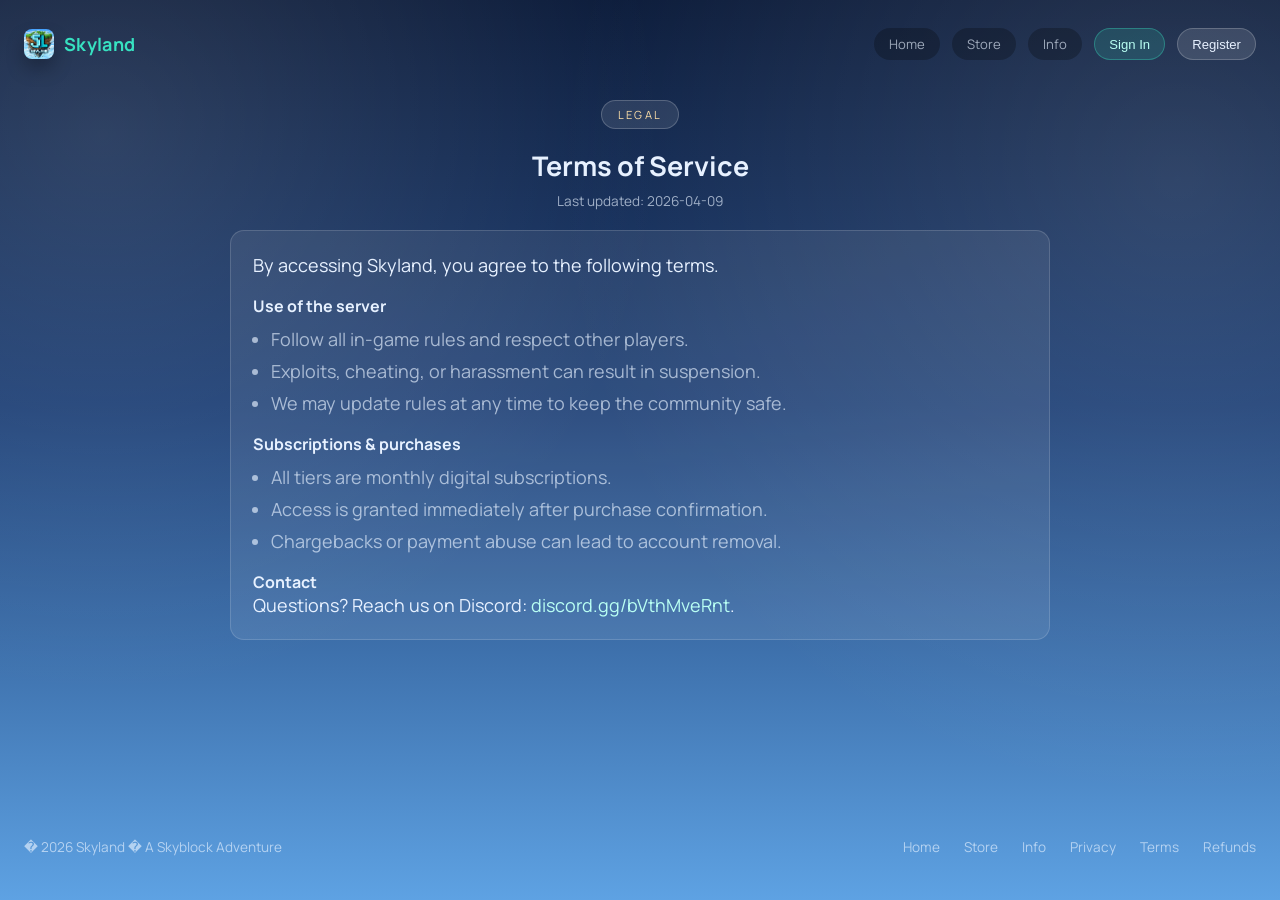
<file: terms.html>
<!doctype html>
<html lang="en">
  <head>
    <meta charset="utf-8" />
    <meta name="viewport" content="width=device-width, initial-scale=1" />
    <title>Skyland Terms of Service</title>
    <meta name="description" content="Skyland terms of service and usage rules." />
    <meta name="theme-color" content="#0c1c3b" />
    <link rel="canonical" href="https://mc-skyland.com/terms.html" />
    <meta property="og:title" content="Skyland Terms of Service" />
    <meta property="og:description" content="Terms for using Skyland services and store." />
    <meta property="og:image" content="https://mc-skyland.com/assets/skyland-logo.png" />
    <meta property="og:type" content="website" />
    <meta property="og:url" content="https://mc-skyland.com/terms.html" />
    <meta name="twitter:card" content="summary_large_image" />
    <link rel="icon" type="image/png" href="assets/skyland-logo.png" />
    <link rel="apple-touch-icon" href="assets/skyland-logo.png" />
    <link rel="stylesheet" href="styles.css" />
    <link rel="preconnect" href="https://fonts.googleapis.com" />
    <link rel="preconnect" href="https://fonts.gstatic.com" crossorigin />
    <link
      href="https://fonts.googleapis.com/css2?family=Playfair+Display:wght@600;700&family=Manrope:wght@400;500;600;700&display=swap"
      rel="stylesheet"
    />
  </head>
  <body>
    <div class="page" id="terms">
      <header class="topbar">
        <div class="brand">
          <img class="brand-logo" src="assets/skyland-logo.png" alt="Skyland logo" />
          <span class="brand-name">Skyland</span>
        </div>
        <nav class="nav">
          <a class="nav-pill" href="index.html">Home</a>
          <a class="nav-pill" href="store.html">Store</a>
          <a class="nav-pill" href="info.html">Info</a>
          <button class="nav-pill nav-signin" id="signin-button" type="button">Sign In</button>
          <button class="nav-pill nav-register" id="register-button" type="button">Register</button>
          <div class="account-menu is-hidden" id="account-menu">
            <button class="nav-pill nav-account" id="account-button" type="button" aria-haspopup="true" aria-expanded="false">
              <span id="account-label">Account ?</span>
            </button>
            <div class="account-dropdown" id="account-dropdown">
              <div class="account-row">
                Signed in as
                <span class="account-name" id="account-name">Unknown</span>
              </div>
              <button class="account-signout" id="signout-button" type="button">Sign out</button>
            </div>
          </div>
        </nav>
      </header>

      <main>
        <section class="legal">
          <span class="section-pill">LEGAL</span>
          <h2>Terms of Service</h2>
          <div class="legal-meta">Last updated: 2026-04-09</div>
          <div class="legal-card">
            <p>By accessing Skyland, you agree to the following terms.</p>
            <h3>Use of the server</h3>
            <ul>
              <li>Follow all in-game rules and respect other players.</li>
              <li>Exploits, cheating, or harassment can result in suspension.</li>
              <li>We may update rules at any time to keep the community safe.</li>
            </ul>
            <h3>Subscriptions & purchases</h3>
            <ul>
              <li>All tiers are monthly digital subscriptions.</li>
              <li>Access is granted immediately after purchase confirmation.</li>
              <li>Chargebacks or payment abuse can lead to account removal.</li>
            </ul>
            <h3>Contact</h3>
            <p>Questions? Reach us on Discord: <a href="https://discord.gg/bVthMveRnt" target="_blank" rel="noreferrer">discord.gg/bVthMveRnt</a>.</p>
          </div>
        </section>
      </main>

      <footer class="footer">
        <div>� 2026 Skyland � A Skyblock Adventure</div>
        <div class="footer-links">
          <a href="index.html">Home</a>
          <a href="store.html">Store</a>
          <a href="info.html">Info</a>
          <a href="privacy.html">Privacy</a>
          <a href="terms.html">Terms</a>
          <a href="refunds.html">Refunds</a>
        </div>
      </footer>
    </div>

    <div class="signin-modal" id="signin-modal" aria-hidden="true" role="dialog" aria-modal="true">
      <div class="signin-card">
        <div class="signin-header">
          <h3>Sign In</h3>
          <button class="signin-close" id="signin-close" type="button" aria-label="Close sign in">�</button>
        </div>
        <p class="signin-subtitle">Sign in with the email and password you registered with.</p>
        <label class="signin-field">
          <span>Email</span>
          <input id="signin-email" class="signin-input" type="email" autocomplete="off" placeholder="you@example.com" />
        </label>
        <label class="signin-field">
          <span>Password</span>
          <input id="signin-password" class="signin-input" type="password" autocomplete="off" placeholder="Your password" />
        </label>
        <button class="btn btn-primary" id="signin-submit" type="button">Sign In</button>
        <button class="btn btn-secondary" id="signin-to-register" type="button">Register</button>
        <div class="signin-status" id="signin-status"></div>
      </div>
    </div>

    <div class="signin-modal" id="register-modal" aria-hidden="true" role="dialog" aria-modal="true">
      <div class="signin-card">
        <div class="signin-header">
          <h3>Register</h3>
          <button class="signin-close" id="register-close" type="button" aria-label="Close register">�</button>
        </div>
        <p class="signin-subtitle">Run <strong>/link</strong> in game, then paste the code below.</p>
        <label class="signin-field">
          <span>Minecraft Username</span>
          <input id="register-username" class="signin-input" type="text" autocomplete="off" placeholder="Your IGN" />
        </label>
        <label class="signin-field">
          <span>Email</span>
          <input id="register-email" class="signin-input" type="email" autocomplete="off" placeholder="you@example.com" />
        </label>
        <label class="signin-field">
          <span>Password</span>
          <input id="register-password" class="signin-input" type="password" autocomplete="off" placeholder="Create a password" />
        </label>
        <label class="signin-field">
          <span>Link Code (from /link)</span>
          <input id="register-code" class="signin-input" type="text" autocomplete="off" placeholder="Enter code" />
        </label>
        <div class="field-hint">8 characters (A-Z / 0-9)</div>
        <button class="btn btn-primary" id="register-submit" type="button">Register</button>
        <div class="signin-status" id="register-status"></div>
      </div>
    </div>

    <script>
            const API_BASE = "https://skyland-website.simonb777730.workers.dev";
      const AUTH_LOGIN_URL = API_BASE + "/skyland-auth/login";
      const AUTH_REGISTER_URL = API_BASE + "/skyland-auth/register";
      const signinButton = document.getElementById("signin-button");
      const registerButton = document.getElementById("register-button");
      const accountMenu = document.getElementById("account-menu");
      const accountButton = document.getElementById("account-button");
      const accountDropdown = document.getElementById("account-dropdown");
      const accountName = document.getElementById("account-name");
      const signoutButton = document.getElementById("signout-button");
      const signinModal = document.getElementById("signin-modal");
      const registerModal = document.getElementById("register-modal");
      const signinClose = document.getElementById("signin-close");
      const registerClose = document.getElementById("register-close");
      const signinSubmit = document.getElementById("signin-submit");
      const signinToRegister = document.getElementById("signin-to-register");
      const registerSubmit = document.getElementById("register-submit");
      const signinStatus = document.getElementById("signin-status");
      const registerStatus = document.getElementById("register-status");
      const signinEmail = document.getElementById("signin-email");
      const signinPassword = document.getElementById("signin-password");
      const registerUsername = document.getElementById("register-username");
      const registerEmail = document.getElementById("register-email");
      const registerPassword = document.getElementById("register-password");
      const registerCode = document.getElementById("register-code");
      const emailPattern = /^[^\s@]+@[^\s@]+\.[^\s@]+$/i;
      const linkCodePattern = /^[A-Z0-9]{8}$/i;

      function loadAuth() {
        const raw = localStorage.getItem("skylandAuthUser");
        if (!raw) {
          return null;
        }
        try {
          return JSON.parse(raw);
        } catch (error) {
          return null;
        }
      }

      async function readJsonSafe(response) {
        try {
          return await response.json();
        } catch (error) {
          return null;
        }
      }

      function setSignedInUi() {
        const auth = loadAuth();
        if (auth && auth.username) {
          signinButton.classList.add("is-hidden");
          registerButton.classList.add("is-hidden");
          accountMenu.classList.remove("is-hidden");
          accountName.textContent = auth.username;
          document.getElementById("account-label").textContent = `${auth.username} ?`;
        } else {
          signinButton.classList.remove("is-hidden");
          registerButton.classList.remove("is-hidden");
          accountMenu.classList.add("is-hidden");
          accountName.textContent = "Unknown";
          document.getElementById("account-label").textContent = "Account ?";
        }
      }

      function openSignin() {
        closeRegister();
        signinModal.classList.add("is-open");
        signinModal.setAttribute("aria-hidden", "false");
        const auth = loadAuth();
        signinStatus.textContent = auth && auth.username ? `You are already signed in as ${auth.username}.` : "";
        signinEmail.focus();
      }

      function closeSignin() {
        signinModal.classList.remove("is-open");
        signinModal.setAttribute("aria-hidden", "true");
      }

      function openRegister() {
        closeSignin();
        registerModal.classList.add("is-open");
        registerModal.setAttribute("aria-hidden", "false");
        const auth = loadAuth();
        registerStatus.textContent = auth && auth.username
          ? `You are already signed in as ${auth.username}. Registering will replace this session.`
          : "";
        registerUsername.focus();
      }

      function closeRegister() {
        registerModal.classList.remove("is-open");
        registerModal.setAttribute("aria-hidden", "true");
      }

      signinButton.addEventListener("click", openSignin);
      registerButton.addEventListener("click", openRegister);
      signinClose.addEventListener("click", closeSignin);
      registerClose.addEventListener("click", closeRegister);
      if (signinToRegister) {
        signinToRegister.addEventListener("click", openRegister);
      }
      signinModal.addEventListener("click", (event) => {
        if (event.target === signinModal) {
          closeSignin();
        }
      });
      registerModal.addEventListener("click", (event) => {
        if (event.target === registerModal) {
          closeRegister();
        }
      });
      document.addEventListener("keydown", (event) => {
        if (event.key === "Escape") {
          closeSignin();
          closeRegister();
          accountDropdown.classList.remove("is-open");
          accountButton.setAttribute("aria-expanded", "false");
        }
      });
      accountButton.addEventListener("click", (event) => {
        event.stopPropagation();
        const isOpen = accountDropdown.classList.toggle("is-open");
        accountButton.setAttribute("aria-expanded", isOpen ? "true" : "false");
      });
      document.addEventListener("click", () => {
        accountDropdown.classList.remove("is-open");
        accountButton.setAttribute("aria-expanded", "false");
      });
      signoutButton.addEventListener("click", () => {
        localStorage.removeItem("skylandAuthUser");
        accountDropdown.classList.remove("is-open");
        accountButton.setAttribute("aria-expanded", "false");
        setSignedInUi();
      });

      registerSubmit.addEventListener("click", async () => {
        const username = registerUsername.value.trim();
        const email = registerEmail.value.trim();
        const password = registerPassword.value.trim();
        const code = registerCode.value.trim().toUpperCase();
        registerStatus.textContent = "";
        if (!username || !email || !password || !code) {
          registerStatus.textContent = "Enter username, email, password, and your /link code.";
          return;
        }
        if (!emailPattern.test(email)) {
          registerStatus.textContent = "Enter a valid email address.";
          return;
        }
        if (!linkCodePattern.test(code)) {
          registerStatus.textContent = "Link code must be 8 characters (A-Z / 0-9).";
          return;
        }
        registerSubmit.disabled = true;
        registerSubmit.textContent = "Registering...";
        try {
          const response = await fetch(AUTH_REGISTER_URL, {
            method: "POST",
            headers: { "Content-Type": "application/json" },
            body: JSON.stringify({ username, email, password, code })
          });
          const data = await readJsonSafe(response);
          if (!response.ok) {
            throw new Error((data && data.error) || `Could not register (HTTP ${response.status}).`);
          }
          if (!data) {
            throw new Error("Registration failed: empty response.");
          }
          localStorage.setItem("skylandAuthUser", JSON.stringify({
            username: data.username,
            uuid: data.uuid,
            authCode: data.authCode
          }));
          setSignedInUi();
          registerStatus.textContent = "Account linked!";
          setTimeout(closeRegister, 900);
        } catch (error) {
          registerStatus.textContent = error.message;
        } finally {
          registerSubmit.disabled = false;
          registerSubmit.textContent = "Register";
        }
      });

      signinSubmit.addEventListener("click", async () => {
        const email = signinEmail.value.trim();
        const password = signinPassword.value.trim();
        signinStatus.textContent = "";
        if (!email || !password) {
          signinStatus.textContent = "Enter your email and password.";
          return;
        }
        if (!emailPattern.test(email)) {
          signinStatus.textContent = "Enter a valid email address.";
          return;
        }
        signinSubmit.disabled = true;
        signinSubmit.textContent = "Signing in...";
        try {
          const response = await fetch(AUTH_LOGIN_URL, {
            method: "POST",
            headers: { "Content-Type": "application/json" },
            body: JSON.stringify({ email, password })
          });
          const data = await readJsonSafe(response);
          if (!response.ok) {
            throw new Error("Wrong email or password.");
          }
          if (!data) {
            throw new Error("Wrong email or password.");
          }
          localStorage.setItem("skylandAuthUser", JSON.stringify({
            username: data.username,
            uuid: data.uuid,
            authCode: data.authCode
          }));
          setSignedInUi();
          signinStatus.textContent = "Account linked!";
          setTimeout(closeSignin, 900);
        } catch (error) {
          signinStatus.textContent = "Wrong email or password.";
        } finally {
          signinSubmit.disabled = false;
          signinSubmit.textContent = "Sign In";
        }
      });

      setSignedInUi();
    </script>
  </body>
</html>
</file>
<file: styles.css>
﻿:root {
  --bg-top: #0c1c3b;
  --bg-mid: #1e4076;
  --bg-bottom: #5ea2e3;
  --card: rgba(255, 255, 255, 0.08);
  --card-strong: rgba(255, 255, 255, 0.12);
  --card-border: rgba(255, 255, 255, 0.15);
  --text: #e7f1ff;
  --muted: rgba(231, 241, 255, 0.65);
  --accent: #37e2c1;
  --accent-strong: #3ef1d5;
  --gold: #f7a928;
  --shadow: 0 18px 40px rgba(0, 0, 0, 0.25);
  --radius: 14px;
}

* {
  box-sizing: border-box;
  margin: 0;
  padding: 0;
}

body {
  font-family: "Manrope", system-ui, -apple-system, sans-serif;
  color: var(--text);
  font-size: 18px;
  min-height: 100vh;
  background: radial-gradient(circle at 8% 15%, rgba(255, 255, 255, 0.12), transparent 40%),
    radial-gradient(circle at 92% 20%, rgba(255, 255, 255, 0.12), transparent 45%),
    linear-gradient(180deg, var(--bg-top) 0%, var(--bg-mid) 45%, var(--bg-bottom) 100%);
}

.page {
  max-width: 1400px;
  margin: 0 auto;
  padding: 28px 24px 44px;
  min-height: 100vh;
  display: flex;
  flex-direction: column;
}

main {
  flex: 1;
}

.topbar {
  display: flex;
  align-items: center;
  justify-content: space-between;
  margin-bottom: 40px;
}

.brand {
  display: flex;
  align-items: center;
  gap: 10px;
  font-weight: 700;
}

.brand-dot {
  width: 8px;
  height: 8px;
  border-radius: 50%;
  background: var(--accent);
  box-shadow: 0 0 12px rgba(55, 226, 193, 0.8);
}

.brand-logo {
  width: 30px;
  height: 30px;
  object-fit: contain;
  border-radius: 8px;
  box-shadow: 0 10px 18px rgba(0, 0, 0, 0.25);
}

.brand-name {
  color: var(--accent);
  letter-spacing: 0.02em;
}

.nav {
  display: flex;
  gap: 12px;
}

.nav-pill {
  text-decoration: none;
  padding: 6px 14px;
  border-radius: 999px;
  background: rgba(0, 0, 0, 0.25);
  color: var(--muted);
  font-size: 0.82rem;
  border: 1px solid transparent;
}

.nav-pill.is-active {
  background: rgba(247, 169, 40, 0.2);
  border-color: rgba(247, 169, 40, 0.45);
  color: #ffd79a;
}

.nav-pill.nav-signin {
  background: rgba(55, 226, 193, 0.15);
  border: 1px solid rgba(55, 226, 193, 0.35);
  color: #b9fff3;
  cursor: pointer;
}

.nav-pill.nav-register {
  background: rgba(255, 255, 255, 0.12);
  border: 1px solid rgba(255, 255, 255, 0.2);
  color: var(--text);
  cursor: pointer;
}

.nav-pill.nav-account {
  background: rgba(255, 255, 255, 0.12);
  border: 1px solid rgba(255, 255, 255, 0.2);
  color: var(--text);
  cursor: pointer;
}

.account-menu {
  position: relative;
  display: inline-flex;
}

.account-dropdown {
  position: absolute;
  right: 0;
  top: calc(100% + 10px);
  min-width: 200px;
  background: rgba(8, 16, 32, 0.95);
  border: 1px solid rgba(255, 255, 255, 0.12);
  border-radius: 12px;
  padding: 12px;
  box-shadow: var(--shadow);
  display: none;
  z-index: 40;
}

.account-dropdown.is-open {
  display: block;
}

.account-row {
  font-size: 0.8rem;
  color: var(--muted);
  margin-bottom: 10px;
}

.account-name {
  display: block;
  font-weight: 700;
  color: var(--text);
  margin-top: 4px;
}

.account-signout {
  width: 100%;
  border: none;
  border-radius: 10px;
  padding: 8px 12px;
  font-weight: 700;
  background: rgba(255, 255, 255, 0.12);
  color: var(--text);
  cursor: pointer;
}

.is-hidden {
  display: none !important;
}

.hero {
  text-align: center;
  margin-bottom: 24px;
}

.section-pill {
  display: inline-flex;
  align-items: center;
  justify-content: center;
  padding: 6px 16px;
  border-radius: 999px;
  font-size: 0.7rem;
  letter-spacing: 0.18em;
  text-transform: uppercase;
  background: rgba(255, 255, 255, 0.1);
  border: 1px solid rgba(255, 255, 255, 0.2);
  color: #f8dba6;
  margin-bottom: 18px;
}

.hero-title {
  font-family: "Playfair Display", serif;
  font-size: clamp(3.6rem, 6vw, 6.2rem);
  font-weight: 700;
  margin-bottom: 10px;
}

.hero-title span {
  color: var(--accent-strong);
}

.hero-subtitle {
  color: var(--muted);
  font-size: 1.12rem;
  margin-bottom: 20px;
}

.ip-pill {
  display: inline-flex;
  align-items: center;
  gap: 12px;
  padding: 10px 18px;
  border-radius: 999px;
  background: rgba(0, 0, 0, 0.3);
  border: 1px solid rgba(255, 255, 255, 0.12);
  margin-bottom: 16px;
  font-size: 0.9rem;
}

.ip-label {
  color: var(--muted);
  font-size: 0.7rem;
  letter-spacing: 0.1em;
}

.ip-value {
  font-weight: 600;
}

.ip-copy {
  background: rgba(247, 169, 40, 0.2);
  border: 1px solid rgba(247, 169, 40, 0.5);
  color: #ffd79a;
  border-radius: 999px;
  padding: 4px 12px;
  font-size: 0.75rem;
  cursor: pointer;
}

.hero-actions {
  display: flex;
  justify-content: center;
  gap: 12px;
  margin-bottom: 16px;
}

.btn {
  border: none;
  padding: 10px 18px;
  border-radius: 10px;
  font-weight: 700;
  font-size: 0.9rem;
  color: #fff;
  cursor: pointer;
  text-decoration: none;
  display: inline-flex;
  align-items: center;
  justify-content: center;
  transition: transform 0.2s ease;
}

.btn:hover {
  transform: translateY(-1px);
}

.btn-primary {
  background: linear-gradient(180deg, #ffb248, #f59f1b);
  color: #1b1200;
}

.btn-secondary {
  background: rgba(255, 255, 255, 0.12);
  border: 1px solid rgba(255, 255, 255, 0.2);
}

.island {
  display: none;
}

.hero-island {
  width: min(320px, 70vw);
  height: auto;
  filter: drop-shadow(0 14px 18px rgba(0, 0, 0, 0.35));
}

.store {
  text-align: center;
  margin-bottom: 84px;
}

.store h2,
.info h2 {
  font-family: "Playfair Display", serif;
  font-size: 2.6rem;
  margin-bottom: 6px;
}

.section-subtitle {
  color: var(--muted);
  margin-bottom: 28px;
}

.rank-grid {
  display: grid;
  grid-template-columns: repeat(auto-fit, minmax(200px, 1fr));
  gap: 18px;
  margin-bottom: 24px;
}

.rank-card {
  background: var(--card);
  border: 1px solid var(--card-border);
  border-radius: var(--radius);
  padding: 18px;
  text-align: left;
  position: relative;
}

.rank-card.is-featured {
  border: 2px solid rgba(126, 92, 255, 0.6);
  box-shadow: 0 20px 40px rgba(126, 92, 255, 0.25);
}

.rank-popular {
  position: absolute;
  top: -10px;
  left: 50%;
  transform: translateX(-50%);
  background: #7e5cff;
  color: #fff;
  padding: 4px 10px;
  border-radius: 999px;
  font-size: 0.65rem;
}

.rank-price {
  font-size: 1.2rem;
  font-weight: 700;
  margin: 6px 0 12px;
}

.rank-price span {
  font-size: 0.8rem;
  color: var(--muted);
}

.rank-card ul {
  list-style: none;
  color: var(--muted);
  font-size: 0.85rem;
  margin-bottom: 16px;
}

.rank-card li {
  margin-bottom: 6px;
}

.rank-button {
  width: 100%;
  border: none;
  border-radius: 10px;
  padding: 10px;
  font-weight: 700;
  cursor: pointer;
  color: #fff;
  background: rgba(255, 255, 255, 0.15);
}

.rank-button.is-disabled {
  cursor: default;
  opacity: 0.6;
}

.rank-button.is-locked {
  cursor: pointer;
  opacity: 0.55;
  filter: grayscale(0.2);
}

.rank-button.blue {
  background: #4f8cff;
}

.rank-button.purple {
  background: #7e5cff;
}

.rank-button.gold {
  background: #f5a623;
  color: #2b1600;
}

.store-help {
  background: var(--card);
  border: 1px solid var(--card-border);
  border-radius: var(--radius);
  padding: 14px;
  color: var(--muted);
  display: flex;
  align-items: center;
  justify-content: space-between;
  gap: 16px;
}

.btn-discord {
  background: linear-gradient(180deg, #8f6bff, #6b4bff);
  color: #fff;
  padding: 8px 16px;
  border-radius: 10px;
  text-decoration: none;
  font-weight: 700;
  font-size: 0.9rem;
  white-space: nowrap;
}

.info {
  text-align: center;
  margin-bottom: 70px;
}

.status-grid {
  display: grid;
  grid-template-columns: repeat(auto-fit, minmax(160px, 1fr));
  gap: 12px;
  margin: 24px 0 30px;
}

.status-card {
  background: var(--card);
  border: 1px solid var(--card-border);
  border-radius: 12px;
  padding: 14px;
  font-size: 0.85rem;
  box-shadow: var(--shadow);
}

.status-card strong {
  display: block;
  margin-top: 6px;
  font-size: 1rem;
}

.status-meta {
  text-align: center;
  color: var(--muted);
  font-size: 0.8rem;
  margin-top: -8px;
  margin-bottom: 18px;
}

.dot {
  width: 10px;
  height: 10px;
  display: inline-block;
  border-radius: 50%;
  margin-bottom: 6px;
}

.dot.offline {
  background: #f55;
}

.dot.online {
  background: #4be38b;
}

.connect {
  background: var(--card-strong);
  border: 1px solid var(--card-border);
  border-radius: var(--radius);
  padding: 22px;
  text-align: left;
  margin-bottom: 30px;
}

.connect-header {
  font-weight: 700;
  margin-bottom: 6px;
}

.connect-subtitle {
  color: var(--muted);
  margin-bottom: 14px;
}

.connect-grid {
  display: grid;
  grid-template-columns: repeat(auto-fit, minmax(220px, 1fr));
  gap: 12px;
  margin-bottom: 16px;
}

.connect-step {
  display: flex;
  gap: 12px;
  align-items: flex-start;
  background: rgba(0, 0, 0, 0.1);
  padding: 12px;
  border-radius: 10px;
}

.step-number {
  width: 26px;
  height: 26px;
  border-radius: 8px;
  background: #f5a623;
  color: #1b1200;
  font-weight: 700;
  display: inline-flex;
  align-items: center;
  justify-content: center;
}

.connect-bar {
  display: flex;
  align-items: center;
  justify-content: space-between;
  gap: 16px;
  background: rgba(0, 0, 0, 0.2);
  padding: 12px 16px;
  border-radius: 10px;
}

.connect-label {
  display: block;
  font-size: 0.7rem;
  color: var(--muted);
}

.connect-value {
  font-weight: 600;
}

.news {
  text-align: left;
}

.news-header {
  font-weight: 700;
  margin-bottom: 12px;
}

.news-card {
  background: var(--card);
  border: 1px solid var(--card-border);
  border-radius: var(--radius);
  padding: 16px;
  color: var(--muted);
}

.footer {
  display: flex;
  justify-content: space-between;
  flex-wrap: wrap;
  gap: 12px;
  color: var(--muted);
  font-size: 0.85rem;
  margin-top: auto;
}

.footer a {
  color: var(--muted);
  text-decoration: none;
  margin-left: 12px;
}

@media (max-width: 768px) {
  .topbar {
    flex-direction: column;
    gap: 16px;
  }

  .nav {
    flex-wrap: wrap;
    justify-content: center;
  }

  .hero-actions {
    flex-direction: column;
  }

  .connect-bar {
    flex-direction: column;
    align-items: flex-start;
  }
}

.tier-tag {
  display: inline-block;
  margin-left: 6px;
  padding: 2px 8px;
  border-radius: 999px;
  font-size: 0.7rem;
  color: #ffd79a;
  background: rgba(0, 0, 0, 0.25);
  border: 1px solid rgba(255, 255, 255, 0.2);
}

.store-note {
  margin-top: 14px;
  color: var(--muted);
  font-size: 0.85rem;
}


.rank-button.c8 { background: #555555; color: #ffffff; }
.rank-button.c7 { background: #aaaaaa; color: #1b1b1b; }
.rank-button.c9 { background: #5555ff; color: #ffffff; }
.rank-button.c5 { background: #aa00aa; color: #ffffff; }
.rank-button.c6 { background: #ffaa00; color: #1b1200; }
.rank-button.cd { background: #ff55ff; color: #ffffff; }
.rank-button.cf { background: #ffffff; color: #1b1b1b; }

.tier-title.c8 { color: #555555; }
.tier-title.c7 { color: #aaaaaa; }
.tier-title.c9 { color: #5555ff; }
.tier-title.c5 { color: #aa00aa; }
.tier-title.c6 { color: #ffaa00; }
.tier-title.cd { color: #ff55ff; }
.tier-title.cf { color: #ffffff; }

.checkout {
  text-align: center;
  margin-bottom: 80px;
}

.checkout-card {
  max-width: 680px;
  margin: 0 auto;
  background: var(--card);
  border: 1px solid var(--card-border);
  border-radius: var(--radius);
  padding: 24px;
  text-align: left;
}

.checkout-row {
  display: flex;
  align-items: center;
  justify-content: space-between;
  gap: 16px;
  margin-bottom: 16px;
}

.checkout-label {
  text-transform: uppercase;
  font-size: 0.7rem;
  letter-spacing: 0.14em;
  color: var(--muted);
}

.checkout-tier {
  font-size: 1.2rem;
  font-weight: 700;
  margin-top: 6px;
}

.checkout-price {
  color: var(--muted);
  margin-top: 4px;
}

.checkout-field {
  display: flex;
  flex-direction: column;
  gap: 8px;
  margin: 16px 0;
  color: var(--muted);
  font-size: 0.85rem;
}

.checkout-input {
  padding: 12px;
  border-radius: 10px;
  border: 1px solid rgba(255, 255, 255, 0.2);
  background: rgba(0, 0, 0, 0.25);
  color: var(--text);
}

.checkout-input:focus {
  outline: 2px solid rgba(55, 226, 193, 0.6);
}

.checkout-input[readonly] {
  opacity: 0.75;
  cursor: not-allowed;
}

.checkout-actions {
  display: flex;
  gap: 12px;
  flex-wrap: wrap;
}

.checkout-note {
  margin-top: 10px;
  color: var(--muted);
  font-size: 0.85rem;
}

.checkout-error {
  margin-top: 12px;
  color: #ffb4b4;
  font-weight: 600;
}

.btn.is-disabled {
  opacity: 0.6;
  cursor: not-allowed;
}

.signin-modal {
  position: fixed;
  inset: 0;
  background: rgba(4, 10, 24, 0.7);
  display: flex;
  align-items: center;
  justify-content: center;
  opacity: 0;
  pointer-events: none;
  transition: opacity 0.2s ease;
  z-index: 50;
}

.signin-modal.is-open {
  opacity: 1;
  pointer-events: auto;
}

.signin-card {
  width: min(420px, 92vw);
  background: var(--card-strong);
  border: 1px solid var(--card-border);
  border-radius: var(--radius);
  padding: 20px;
  box-shadow: var(--shadow);
}

.signin-header {
  display: flex;
  justify-content: space-between;
  align-items: center;
  margin-bottom: 8px;
}

.signin-header h3 {
  font-size: 1.2rem;
}

.signin-close {
  background: none;
  border: none;
  color: var(--muted);
  font-size: 1.4rem;
  cursor: pointer;
}

.signin-subtitle {
  color: var(--muted);
  font-size: 0.85rem;
  margin-bottom: 14px;
}

.signin-field {
  display: flex;
  flex-direction: column;
  gap: 6px;
  margin-bottom: 12px;
  color: var(--muted);
  font-size: 0.85rem;
}

.signin-input {
  padding: 10px 12px;
  border-radius: 10px;
  border: 1px solid rgba(255, 255, 255, 0.2);
  background: rgba(0, 0, 0, 0.25);
  color: var(--text);
}

.signin-input:focus {
  outline: 2px solid rgba(55, 226, 193, 0.5);
}

.signin-status {
  margin-top: 10px;
  color: #ffd79a;
  font-size: 0.85rem;
}

.field-hint {
  font-size: 0.75rem;
  color: var(--muted);
  margin-top: -6px;
  margin-bottom: 8px;
}

.footer-links {
  display: flex;
  flex-wrap: wrap;
  gap: 12px;
}

.legal {
  text-align: center;
  margin-bottom: 70px;
}

.legal-meta {
  color: var(--muted);
  font-size: 0.85rem;
  margin: 8px 0 20px;
}

.legal-card {
  background: var(--card);
  border: 1px solid var(--card-border);
  border-radius: var(--radius);
  padding: 22px;
  text-align: left;
  max-width: 820px;
  margin: 0 auto;
}

.legal-card h3 {
  margin-top: 18px;
  font-size: 1rem;
}

.legal-card ul {
  margin: 10px 0 0;
  padding-left: 18px;
  color: var(--muted);
}

.legal-card li {
  margin-bottom: 8px;
}

.legal-card a {
  color: #b9fff3;
  text-decoration: none;
}

.checkout-hint {
  margin-top: 10px;
  color: var(--muted);
  font-size: 0.85rem;
}

.notfound {
  text-align: center;
  margin: 80px auto;
}

.notfound-card {
  background: var(--card);
  border: 1px solid var(--card-border);
  border-radius: var(--radius);
  padding: 28px;
  max-width: 520px;
  margin: 0 auto;
}

.notfound-card h2 {
  font-family: "Playfair Display", serif;
  font-size: 2.2rem;
  margin-bottom: 12px;
}

.notfound-card p {
  color: var(--muted);
  margin-bottom: 20px;
}

.notfound-actions {
  display: flex;
  justify-content: center;
  gap: 12px;
  flex-wrap: wrap;
}
</file>
